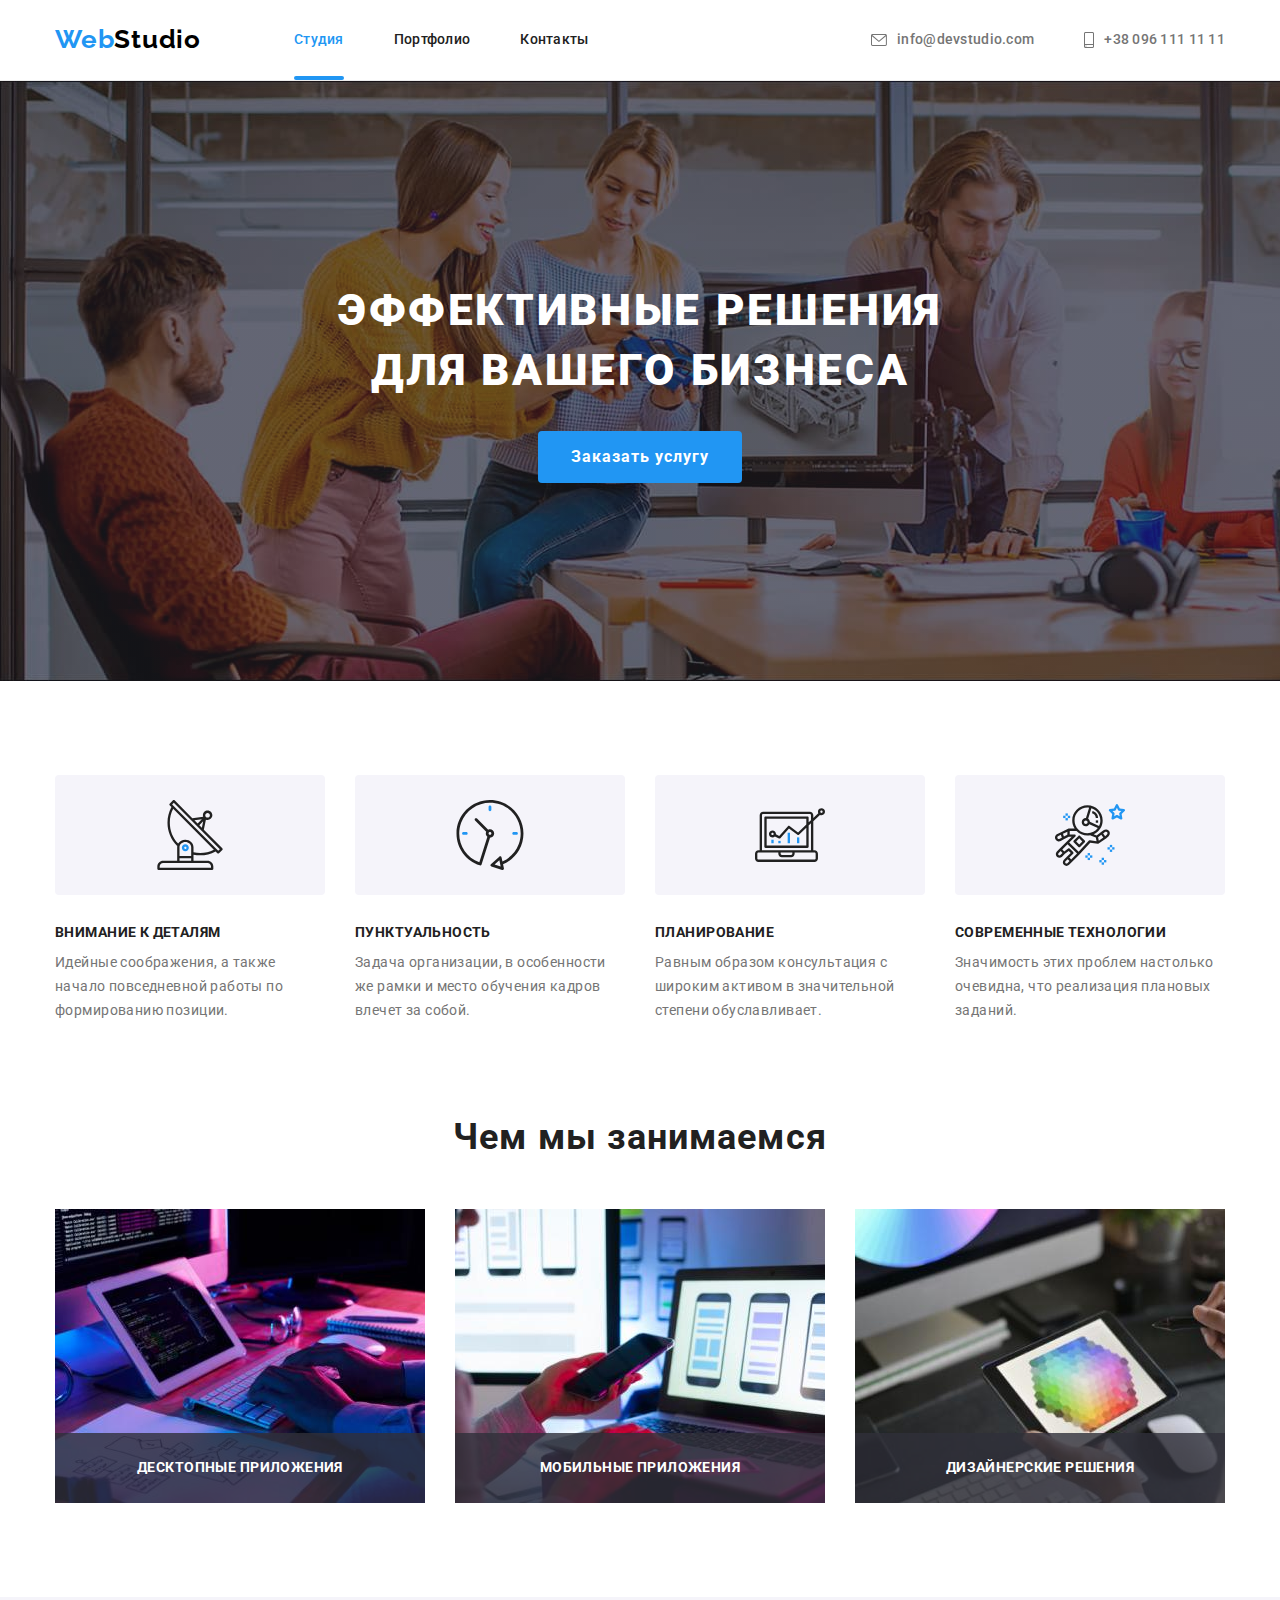
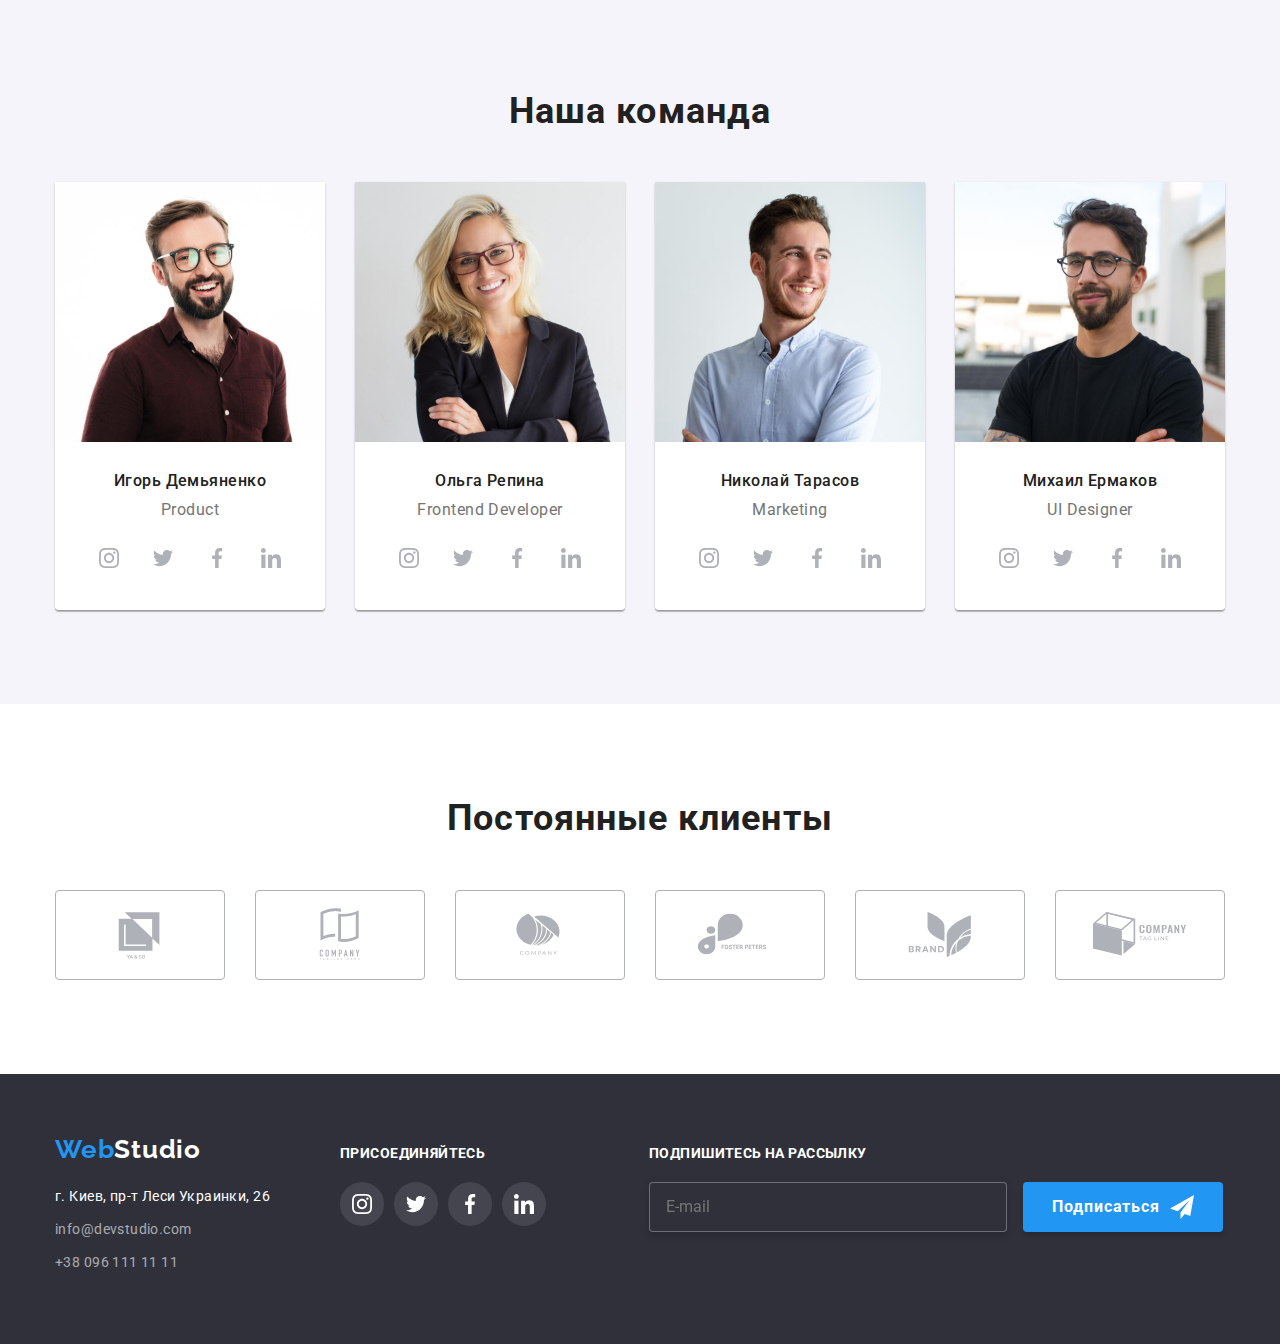
<file: index.html>
<!DOCTYPE html>
<html lang="ru">
  <head>
    <meta charset="UTF-8" />
    <meta http-equiv="X-UA-Compatible" content="IE=edge" />
    <meta name="viewport" content="width=device-width, initial-scale=1.0" />
    <title>WebStudio</title>
    <link
      rel="stylesheet"
      href="https://cdnjs.cloudflare.com/ajax/libs/modern-normalize/1.0.0/modern-normalize.min.css"
    />
    <link rel="preconnect" href="https://fonts.gstatic.com" />
    <link rel="stylesheet" href="css/styles.css" />
    <link rel="preconnect" href="https://fonts.gstatic.com" />
    <link
      href="https://fonts.googleapis.com/css2?family=Raleway:wght@700&family=Roboto:wght@400;500;700;900&display=swap"
      rel="stylesheet"
    />
  </head>
  <body class="page">
    <!-- Шапка сайта -->
    <header class="page-header">
      <div class="contanier main-nav">
        <nav class="main-nav">
          <a href="./index.html" class="logo link-style">
            <span class="logo-color">Web</span>Studio</a
          >

          <ul class="site-nav list">
            <li class="item">
              <a href="" class="link link-style current">Студия</a>
            </li>
            <li class="item">
              <a href="./portfolio.html" class="link link-style">Портфолио</a>
            </li>
            <li class="item">
              <a href="" class="link link-style">Контакты</a>
            </li>
          </ul>
        </nav>

        <ul class="contact list">
          <li class="item">
            <a href="mailto:info@devstudio.com" class="contact-link link-style"
              ><svg width="16" height="12" class="contact-icon">
                <use href="./img/sprite2.svg#icon-envelopeg"></use>
              </svg>
              info@devstudio.com
            </a>
          </li>
          <li class="item">
            <a href="tel:+380961111111" class="contact-link link-style">
              <svg width="10" height="16" class="contact-icon">
                <use href="./img/icons.svg#icon-smartphone"></use>
              </svg>
              +38 096 111 11 11</a
            >
          </li>
        </ul>
      </div>
    </header>
    <main>
      <!-- Герой) -->
      <section class="hero overlay">
        <div class="contanier">
          <h1 class="title">Эффективные решения для вашего бизнеса</h1>
          <button data-modal-open type="button" class="hero-button">
            Заказать услугу
          </button>
        </div>
      </section>

      <!-- Наши особености -->
      <section class="features">
        <div class="contanier">
          <ul class="features-list list">
            <li class="item-list">
              <div class="features-icon">
                <svg width="70" height="70">
                  <use href="./img/icons.svg#icon-antenna"></use>
                </svg>
              </div>
              <h2 class="features-title">Внимание к деталям</h2>
              <p class="features-text">
                Идейные соображения, а также начало повседневной работы по
                формированию позиции.
              </p>
            </li>
            <li class="item-list">
              <div class="features-icon">
                <svg width="70" height="70">
                  <use href="./img/icons.svg#icon-clock"></use>
                </svg>
              </div>
              <h2 class="features-title">Пунктуальность</h2>
              <p class="features-text">
                Задача организации, в особенности же рамки и место обучения
                кадров влечет за собой.
              </p>
            </li>
            <li class="item-list">
              <div class="features-icon">
                <svg width="70" height="70">
                  <use href="./img/icons.svg#icon-diagram"></use>
                </svg>
              </div>

              <h2 class="features-title">Планирование</h2>
              <p class="features-text">
                Равным образом консультация с широким активом в значительной
                степени обуславливает.
              </p>
            </li>
            <li class="item-list">
              <div class="features-icon">
                <svg width="70" height="70">
                  <use href="./img/icons.svg#icon-astronaut"></use>
                </svg>
              </div>
              <h2 class="features-title">Современные технологии</h2>
              <p class="features-text">
                Значимость этих проблем настолько очевидна, что реализация
                плановых заданий.
              </p>
            </li>
          </ul>
        </div>
      </section>
      <!-- О нас -->
      <section class="work">
        <div class="contanier">
          <h2 class="work-title">Чем мы занимаемся</h2>
          <ul class="work-list list">
            <li class="item">
              <div class="card-thumb">
                <img
                  src="./img/keyboard.jpg"
                  alt="программист"
                  width="370"
                  height="294"
                />
                <div class="work-card">
                  <p class="work-card-text">ДЕСКТОПНЫЕ ПРИЛОЖЕНИЯ</p>
                </div>
              </div>
            </li>

            <li class="item">
              <div class="card-thumb">
                <img
                  src="./img/notebook.jpg"
                  alt="женщина с телефоном"
                  width="370"
                  height="294"
                />
                <div class="work-card list">
                  <p class="work-card-text">МОБИЛЬНЫЕ ПРИЛОЖЕНИЯ</p>
                </div>
              </div>
            </li>

            <li class="item">
              <div class="card-thumb">
                <img
                  src="./img/tablet.jpg"
                  alt="планшет"
                  width="370"
                  height="294"
                />
                <div class="work-card list">
                  <p class="work-card-text">ДИЗАЙНЕРСКИЕ РЕШЕНИЯ</p>
                </div>
              </div>
            </li>
          </ul>
        </div>
      </section>
      <!-- Наша команда -->
      <section class="team">
        <div class="contanier">
          <h2 class="title">Наша команда</h2>
          <ul class="team-flex list">
            <li class="item card-box">
              <div class="card-thumb">
                <img
                  src="./img/product-designer.jpg"
                  alt="Игорь Демьяненко"
                  width="270"
                  height="260"
                />
              </div>
              <div class="team-card">
                <h3 class="team-title">Игорь Демьяненко</h3>
                <p lang="en" class="team-text">Product</p>
                <ul class="social-list list">
                  <li class="social-item">
                    <a href="" class="social-link">
                      <svg width="20 " height="20" class="social-icon">
                        <use href="./img/sprite.svg#icon-instagramg"></use>
                      </svg>
                    </a>
                  </li>
                  <li class="social-item">
                    <a href="" class="social-link"
                      ><svg width="20 " height="20" class="social-icon">
                        <use href="./img/sprite.svg#icon-twitterg"></use>
                      </svg>
                    </a>
                  </li>
                  <li class="social-item">
                    <a href="" class="social-link">
                      <svg width="20 " height="20" class="social-icon">
                        <use href="./img/sprite.svg#icon-facebookg"></use>
                      </svg>
                    </a>
                  </li>
                  <li class="social-item">
                    <a href="" class="social-link">
                      <svg width="20 " height="20" class="social-icon">
                        <use href="./img/sprite.svg#icon-linkeding"></use>
                      </svg>
                    </a>
                  </li>
                </ul>
              </div>
            </li>
            <li class="item card-box">
              <div class="card-thumb">
                <img
                  src="./img/frontend-developer.jpg"
                  alt="Ольга Репина"
                  width="270"
                  height="260"
                />
              </div>
              <div class="team-card">
                <h3 class="team-title">Ольга Репина</h3>
                <p lang="en" class="team-text">Frontend Developer</p>
                <ul class="social-list list">
                  <li class="social-item">
                    <a href="" class="social-link">
                      <svg width="20 " height="20" class="social-icon">
                        <use href="./img/sprite.svg#icon-instagramg"></use>
                      </svg>
                    </a>
                  </li>
                  <li class="social-item">
                    <a href="" class="social-link"
                      ><svg width="20 " height="20" class="social-icon">
                        <use href="./img/sprite.svg#icon-twitterg"></use>
                      </svg>
                    </a>
                  </li>
                  <li class="social-item">
                    <a href="" class="social-link">
                      <svg width="20 " height="20" class="social-icon">
                        <use href="./img/sprite.svg#icon-facebookg"></use>
                      </svg>
                    </a>
                  </li>
                  <li class="social-item">
                    <a href="" class="social-link">
                      <svg width="20 " height="20" class="social-icon">
                        <use href="./img/sprite.svg#icon-linkeding"></use>
                      </svg>
                    </a>
                  </li>
                </ul>
              </div>
            </li>
            <li class="item card-box">
              <div class="card-thumb">
                <img
                  src="./img/marketing.jpg"
                  alt="Николай Тарасов"
                  width="270"
                  height="260"
                />
              </div>
              <div class="team-card">
                <h3 class="team-title">Николай Тарасов</h3>
                <p lang="en" class="team-text">Marketing</p>
                <ul class="social-list list">
                  <li class="social-item">
                    <a href="" class="social-link">
                      <svg width="20 " height="20" class="social-icon">
                        <use href="./img/sprite.svg#icon-instagramg"></use>
                      </svg>
                    </a>
                  </li>
                  <li class="social-item">
                    <a href="" class="social-link"
                      ><svg width="20 " height="20" class="social-icon">
                        <use href="./img/sprite.svg#icon-twitterg"></use>
                      </svg>
                    </a>
                  </li>
                  <li class="social-item">
                    <a href="" class="social-link">
                      <svg width="20 " height="20" class="social-icon">
                        <use href="./img/sprite.svg#icon-facebookg"></use>
                      </svg>
                    </a>
                  </li>
                  <li class="social-item">
                    <a href="" class="social-link">
                      <svg width="20 " height="20" class="social-icon">
                        <use href="./img/sprite.svg#icon-linkeding"></use>
                      </svg>
                    </a>
                  </li>
                </ul>
              </div>
            </li>
            <li class="item card-box">
              <div class="card-thumb">
                <img
                  src="./img/ul-designer.jpg"
                  alt="Михаил Ермаков"
                  width="270"
                  height="260"
                />
              </div>
              <div class="team-card">
                <h3 class="team-title">Михаил Ермаков</h3>
                <p lang="en" class="team-text">UI Designer</p>
                <ul class="social-list list">
                  <li class="social-item">
                    <a href="" class="social-link">
                      <svg width="20 " height="20" class="social-icon">
                        <use href="./img/sprite.svg#icon-instagramg"></use>
                      </svg>
                    </a>
                  </li>
                  <li class="social-item">
                    <a href="" class="social-link"
                      ><svg width="20 " height="20" class="social-icon">
                        <use href="./img/sprite.svg#icon-twitterg"></use>
                      </svg>
                    </a>
                  </li>
                  <li class="social-item">
                    <a href="" class="social-link">
                      <svg width="20 " height="20" class="social-icon">
                        <use href="./img/sprite.svg#icon-facebookg"></use>
                      </svg>
                    </a>
                  </li>
                  <li class="social-item">
                    <a href="" class="social-link">
                      <svg width="20 " height="20" class="social-icon">
                        <use href="./img/sprite.svg#icon-linkeding"></use>
                      </svg>
                    </a>
                  </li>
                </ul>
              </div>
            </li>
          </ul>
        </div>
      </section>
      <!-- Постоянные клиенты -->
      <section class="clients">
        <div class="contanier">
          <h2 class="clients-title">Постоянные клиенты</h2>
          <ul class="clients-list list">
            <li class="clients-item">
              <a href="" class="clients-link">
                <svg width="106" height="60" class="clients-icon">
                  <use href="./img/icons.svg#icon-logo1"></use>
                </svg>
              </a>
            </li>
            <li class="clients-item">
              <a href="" class="clients-link"
                ><svg width="106" height="60" class="clients-icon">
                  <use href="./img/icons.svg#icon-logo2"></use>
                </svg>
              </a>
            </li>
            <li class="clients-item">
              <a href="" class="clients-link"
                ><svg width="106" height="60" class="clients-icon">
                  <use href="./img/icons.svg#icon-logo3"></use>
                </svg>
              </a>
            </li>
            <li class="clients-item">
              <a href="" class="clients-link"
                ><svg width="106" height="60" class="clients-icon">
                  <use href="./img/sprite2.svg#icon-logo4"></use>
                </svg>
              </a>
            </li>
            <li class="clients-item">
              <a href="" class="clients-link"
                ><svg width="106" height="60" class="clients-icon">
                  <use href="./img/icons.svg#icon-logo5"></use>
                </svg>
              </a>
            </li>
            <li class="clients-item">
              <a href="" class="clients-link"
                ><svg width="106" height="60" class="clients-icon">
                  <use href="./img/icons.svg#icon-logo6"></use>
                </svg>
              </a>
            </li>
          </ul>
        </div>
      </section>
    </main>
    <!-- Подвал -->
    <footer>
      <section class="footer">
        <h2 class="visually-hidden">Футер</h2>
        <div class="contanier footer-flex">
          <div class="footer-logo-address">
            <a href="./index.html" class="logo-footer link-style">
              <span class="logo-color">Web</span
              ><span class="logo-color-footer">Studio</span></a
            >
            <address class="address-style">
              <p class="adress">г. Киев, пр-т Леси Украинки, 26</p>
              <ul class="footer-list list">
                <li class="item">
                  <a
                    href="mailto:info@devstudio.com"
                    class="footer-address footer-time link link-style"
                    >info@devstudio.com</a
                  >
                </li>
                <li class="item">
                  <a
                    href="tel:+380961111111"
                    class="footer-address footer-time link link-style"
                    >+38 096 111 11 11</a
                  >
                </li>
              </ul>
            </address>
          </div>
          <div class="footer-social">
            <b class="footer-social-title">Присоединяйтесь</b>
            <ul class="footer-social-list list">
              <li class="footer-item">
                <a href="" class="footer-link">
                  <svg width="20 " height="20" class="footer-icon">
                    <use href="./img/sprite.svg#icon-instagramw"></use>
                  </svg>
                </a>
              </li>
              <li class="footer-item">
                <a href="" class="footer-link"
                  ><svg width="20 " height="20" class="footer-icon">
                    <use href="./img/sprite.svg#icon-twitterw"></use>
                  </svg>
                </a>
              </li>
              <li class="footer-item">
                <a href="" class="footer-link">
                  <svg width="20 " height="20" class="footer-icon">
                    <use href="./img/sprite.svg#icon-facebookw"></use>
                  </svg>
                </a>
              </li>
              <li class="footer-item">
                <a href="" class="footer-link">
                  <svg width="20 " height="20" class="footer-icon">
                    <use href="./img/sprite.svg#icon-linkedinw"></use>
                  </svg>
                </a>
              </li>
            </ul>
          </div>
          <div class="footer-send">
            <p class="footer-send-title">ПОДПИШИТЕСЬ НА РАССЫЛКУ</p>
            <form>
              <input
                class="footer-send-form"
                type="email"
                name="mail"
                id="mail"
                placeholder="E-mail"
              />
              <button type="submit" class="footer-send-btn">
                Подписаться
                <svg width="24" height="24" class="btn-telegram">
                  <use href="./img/sprite4.svg#icon-icon-send"></use>
                </svg>
              </button>
            </form>
          </div>
        </div>
      </section>
    </footer>

    <!-- Модельное окно -->
    <div data-modal class="backdrop is-hidden">
      <div class="modal">
        <button data-modal-close type="button" class="button-modal">
          <svg class="hover-x" width="18" height="18">
            <use href="./img/sprite3.svg#icon-close-black"></use>
          </svg>
        </button>
        <div class="modal-content">
          <h2 class="modal-title">Оставьте свои данные, мы вам перезвоним</h2>
          <form class="form">
            <div class="form-group">
              <label for="name" class="form-label">Имя</label>
              <input
                type="text"
                name="name"
                id="name"
                class="form-input"
                autofocus
              />
              <svg width="18" height="18" class="icon-form">
                <use href="./img/sprite5.svg#icon-person-black"></use>
              </svg>
            </div>
            <div class="form-group">
              <label for="tel" class="form-label">Телефон</label>
              <input type="tel" name="tel" id="tel" class="form-input" />
              <svg width="18" height="18" class="icon-form">
                <use href="./img/sprite5.svg#icon-phone-black"></use>
              </svg>
            </div>
            <div class="form-group">
              <label for="email" class="form-label">Почта</label>
              <input type="email" name="email" id="email" class="form-input" />
              <svg width="18" height="18" class="icon-form">
                <use href="./img/sprite5.svg#icon-email-black"></use>
              </svg>
            </div>
            <div class="form-group">
              <label for="comment" class="form-label">Комментарий</label>
              <textarea
                class="comment"
                name="comment"
                id="comment"
                placeholder="Введите текст"
              ></textarea>
            </div>
            <div class="form-group-checkbox">
              <label for="policy" class="form-label">
                <input
                  type="checkbox"
                  name="policy"
                  id="policy"
                  class="checkbox"
                />
                <span class="check-icon"></span>
                <span class="check-text"
                  >Соглашаюсь с рассылкой и принимаю</span
                >
                <a href="" class="policy-link link-style">Условия договора</a>
              </label>
            </div>

            <button type="submit" class="btn-send">Отправить</button>
          </form>
        </div>
      </div>
    </div>

    <script src="./modal.js"></script>
  </body>
</html>
</file>
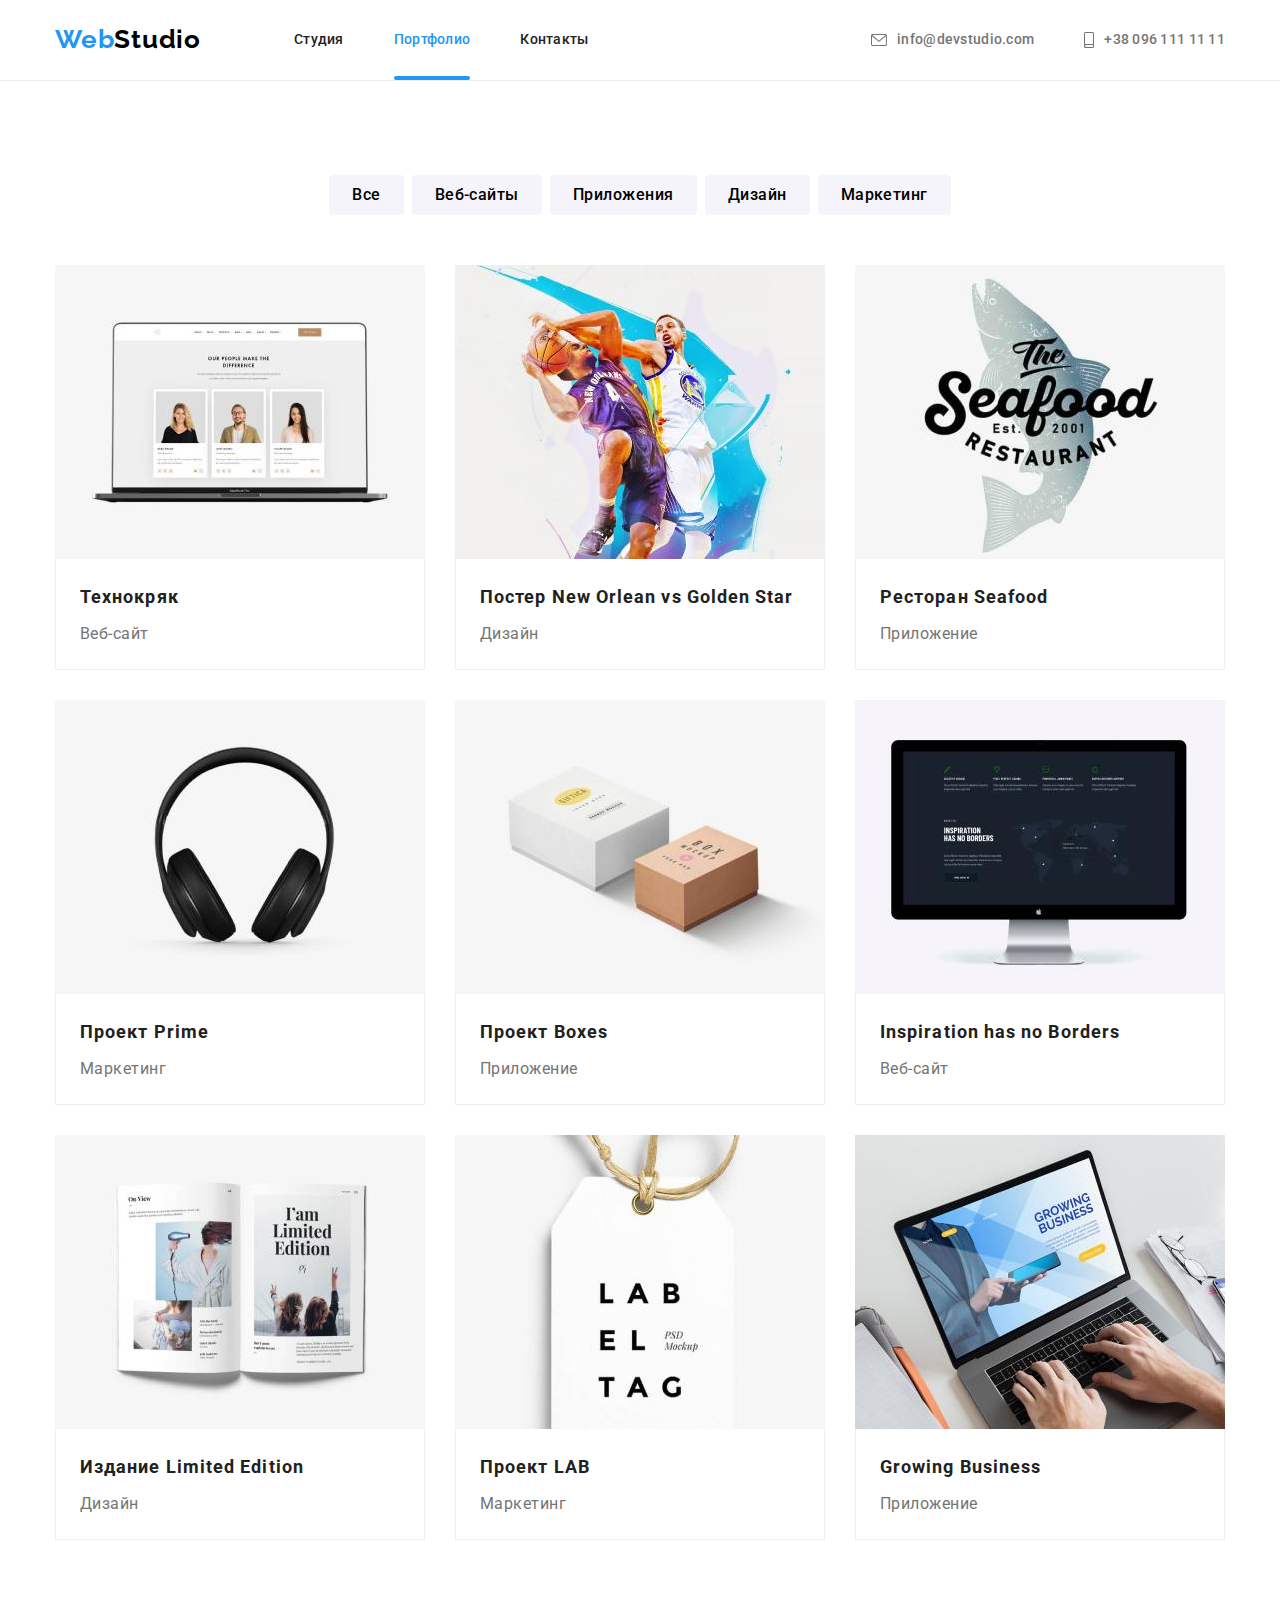
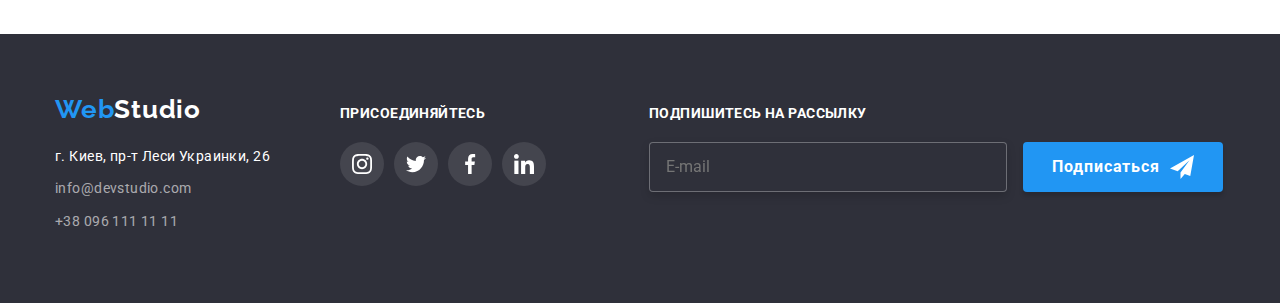
<file: portfolio.html>
<!DOCTYPE html>
<html lang="ru">
  <head>
    <meta charset="UTF-8" />
    <meta http-equiv="X-UA-Compatible" content="IE=edge" />
    <meta name="viewport" content="width=device-width, initial-scale=1.0" />
    <title>WebStudio</title>
    <link
      rel="stylesheet"
      href="https://cdnjs.cloudflare.com/ajax/libs/modern-normalize/1.0.0/modern-normalize.min.css"
    />
    <link rel="preconnect" href="https://fonts.gstatic.com" />
    <link rel="stylesheet" href="css/styles.css" />
    <link rel="preconnect" href="https://fonts.gstatic.com" />
    <link
      href="https://fonts.googleapis.com/css2?family=Raleway:wght@700&family=Roboto:wght@400;500;700;900&display=swap"
      rel="stylesheet"
    />
  </head>
  <body class="page">
    <!-- Шапка сайта -->
    <header class="page-header">
      <div class="contanier main-nav">
        <nav class="main-nav">
          <a href="./index.html" class="logo link-style">
            <span class="logo-color">Web</span>Studio</a
          >

          <ul class="site-nav list">
            <li class="item">
              <a href="./index.html" class="link link-style">Студия</a>
            </li>
            <li class="item">
              <a href="./portfolio.html" class="link link-style current"
                >Портфолио</a
              >
            </li>
            <li class="item">
              <a href="" class="link link-style">Контакты</a>
            </li>
          </ul>
        </nav>

        <ul class="contact list">
          <li class="item">
            <a href="mailto:info@devstudio.com" class="contact-link link-style"
              ><svg width="16" height="12" class="contact-icon">
                <use href="./img/sprite2.svg#icon-envelopeg"></use>
              </svg>
              info@devstudio.com
            </a>
          </li>
          <li class="item">
            <a href="tel:+380961111111" class="contact-link link-style">
              <svg width="10" height="16" class="contact-icon">
                <use href="./img/icons.svg#icon-smartphone"></use>
              </svg>
              +38 096 111 11 11</a
            >
          </li>
        </ul>
      </div>
    </header>
    <main>
      <!-- Наши проекты -->
      <section class="portfolio">
        <div class="contanier">
          <h1 class="visually-hidden title">Наши проекты</h1>
          <!--Фильтр кнопки -->
          <ul class="filtr list">
            <li class="first-child item">
              <button type="button" class="filtr-button active-button">
                Все
              </button>
            </li>
            <li class="first-child item">
              <button type="button" class="filtr-button">Веб-сайты</button>
            </li>
            <li class="first-child item">
              <button type="button" class="filtr-button">Приложения</button>
            </li>
            <li class="first-child item">
              <button type="button" class="filtr-button">Дизайн</button>
            </li>
            <li class="first-child item">
              <button type="button" class="filtr-button">Маркетинг</button>
            </li>
          </ul>
          <ul class="portfolio-list list">
            <li class="item">
              <a href="" class="portfolio-link link-style">
                <div class="portfolio-animation card-thumb">
                  <img
                    src="./img-hw-2/Ноут-фото.jpg"
                    alt="ноутбук где изображены люди"
                    width="370"
                    height="294"
                  />
                  <p class="portfolio-animation-card">
                    Технокряк это современная площадка распространения
                    коронавируса. Компании используют эту платформу для
                    цифрового шпионажа и атак на защищённые сервера конкурентов.
                  </p>
                </div>

                <div class="portfolio-card">
                  <h3 class="portfolio-title">Технокряк</h3>
                  <p class="portfolio-text">Веб-сайт</p>
                </div>
              </a>
            </li>
            <li class="item">
              <a href="" class="portfolio-link link-style">
                <div class="portfolio-animation card-thumb">
                  <img
                    src="./img-hw-2/Баскет.jpg"
                    alt="два баскетболиста с мячем"
                    width="370"
                    height="294"
                  />
                  <p class="portfolio-animation-card">
                    Технокряк это современная площадка распространения
                    коронавируса. Компании используют эту платформу для
                    цифрового шпионажа и атак на защищённые сервера конкурентов.
                  </p>
                </div>
                <div class="portfolio-card">
                  <h3 class="portfolio-title">
                    Постер New Orlean vs Golden Star
                  </h3>
                  <p class="portfolio-text">Дизайн</p>
                </div>
              </a>
            </li>
            <li class="item">
              <a href="" class="portfolio-link link-style">
                <div class="portfolio-animation card-thumb">
                  <img
                    src="./img-hw-2/Морсая-еда.jpg"
                    alt="рыба с надписью"
                    width="370"
                    height="294"
                  />
                  <p class="portfolio-animation-card">
                    Технокряк это современная площадка распространения
                    коронавируса. Компании используют эту платформу для
                    цифрового шпионажа и атак на защищённые сервера конкурентов.
                  </p>
                </div>
                <div class="portfolio-card">
                  <h3 class="portfolio-title">Ресторан Seafood</h3>
                  <p class="portfolio-text">Приложение</p>
                </div>
              </a>
            </li>
            <li class="item">
              <a href="" class="portfolio-link link-style">
                <div class="portfolio-animation card-thumb">
                  <img
                    src="./img-hw-2/Наушники.jpg"
                    alt="наушники"
                    width="370"
                    height="294"
                  />
                  <p class="portfolio-animation-card">
                    Технокряк это современная площадка распространения
                    коронавируса. Компании используют эту платформу для
                    цифрового шпионажа и атак на защищённые сервера конкурентов.
                  </p>
                </div>
                <div class="portfolio-card">
                  <h3 class="portfolio-title">Проект Prime</h3>
                  <p class="portfolio-text">Маркетинг</p>
                </div>
              </a>
            </li>
            <li class="item">
              <a href="" class="portfolio-link link-style">
                <div class="portfolio-animation card-thumb">
                  <img
                    src="./img-hw-2/Коробки.jpg"
                    alt="две-коробки"
                    width="370"
                    height="294"
                  />
                  <p class="portfolio-animation-card">
                    Технокряк это современная площадка распространения
                    коронавируса. Компании используют эту платформу для
                    цифрового шпионажа и атак на защищённые сервера конкурентов.
                  </p>
                </div>
                <div class="portfolio-card">
                  <h3 class="portfolio-title">Проект Boxes</h3>
                  <p class="portfolio-text">Приложение</p>
                </div>
              </a>
            </li>
            <li class="item">
              <a href="" class="portfolio-link link-style">
                <div class="portfolio-animation card-thumb">
                  <img
                    src="./img-hw-2/Ноут-черный.jpg"
                    alt="монитор"
                    width="370"
                    height="294"
                  />
                  <p class="portfolio-animation-card">
                    Технокряк это современная площадка распространения
                    коронавируса. Компании используют эту платформу для
                    цифрового шпионажа и атак на защищённые сервера конкурентов.
                  </p>
                </div>
                <div class="portfolio-card">
                  <h3 lang="en" class="portfolio-title">
                    Inspiration has no Borders
                  </h3>
                  <p class="portfolio-text">Веб-сайт</p>
                </div>
              </a>
            </li>
            <li class="item">
              <a href="" class="portfolio-link link-style">
                <div class="portfolio-animation card-thumb">
                  <img
                    src="./img-hw-2/Журнал.jpg"
                    alt="книга"
                    width="370"
                    height="294"
                  />
                  <p class="portfolio-animation-card">
                    Технокряк это современная площадка распространения
                    коронавируса. Компании используют эту платформу для
                    цифрового шпионажа и атак на защищённые сервера конкурентов.
                  </p>
                </div>
                <div class="portfolio-card">
                  <h3 class="portfolio-title">Издание Limited Edition</h3>
                  <p class="portfolio-text">Дизайн</p>
                </div>
              </a>
            </li>
            <li class="item">
              <a href="" class="portfolio-link link-style">
                <div class="portfolio-animation card-thumb">
                  <img
                    src="./img-hw-2/Буквы.jpg"
                    alt="белая бирка"
                    width="370"
                    height="294"
                  />
                  <p class="portfolio-animation-card">
                    Технокряк это современная площадка распространения
                    коронавируса. Компании используют эту платформу для
                    цифрового шпионажа и атак на защищённые сервера конкурентов.
                  </p>
                </div>
                <div class="portfolio-card">
                  <h3 class="portfolio-title">Проект LAB</h3>
                  <p class="portfolio-text">Маркетинг</p>
                </div>
              </a>
            </li>
            <li class="item">
              <a href="" class="portfolio-link link-style">
                <div class="portfolio-animation card-thumb">
                  <img
                    src="./img-hw-2/Ноут-клавиатура.jpg"
                    alt="ноутбук на котором набирают текст"
                    width="370"
                    height="294"
                  />
                  <p class="portfolio-animation-card">
                    Технокряк это современная площадка распространения
                    коронавируса. Компании используют эту платформу для
                    цифрового шпионажа и атак на защищённые сервера конкурентов.
                  </p>
                </div>
                <div class="portfolio-card">
                  <h3 lang="en" class="portfolio-title">Growing Business</h3>
                  <p class="portfolio-text">Приложение</p>
                </div>
              </a>
            </li>
          </ul>
        </div>
      </section>
    </main>
    <!-- Футер -->
    <footer>
      <section class="footer">
        <h2 class="visually-hidden">Футер</h2>
        <div class="contanier footer-flex">
          <div class="footer-logo-address">
            <a href="./index.html" class="logo-footer link-style">
              <span class="logo-color">Web</span
              ><span class="logo-color-footer">Studio</span></a
            >
            <address class="address-style">
              <p class="adress">г. Киев, пр-т Леси Украинки, 26</p>
              <ul class="footer-list list">
                <li class="item">
                  <a
                    href="mailto:info@devstudio.com"
                    class="footer-address footer-time link link-style"
                    >info@devstudio.com</a
                  >
                </li>
                <li class="item">
                  <a
                    href="tel:+380961111111"
                    class="footer-address footer-time link link-style"
                    >+38 096 111 11 11</a
                  >
                </li>
              </ul>
            </address>
          </div>
          <div class="footer-social">
            <b class="footer-social-title">Присоединяйтесь</b>
            <ul class="footer-social-list list">
              <li class="footer-item">
                <a href="" class="footer-link">
                  <svg width="20 " height="20" class="footer-icon">
                    <use href="./img/sprite.svg#icon-instagramw"></use>
                  </svg>
                </a>
              </li>
              <li class="footer-item">
                <a href="" class="footer-link"
                  ><svg width="20 " height="20" class="footer-icon">
                    <use href="./img/sprite.svg#icon-twitterw"></use>
                  </svg>
                </a>
              </li>
              <li class="footer-item">
                <a href="" class="footer-link">
                  <svg width="20 " height="20" class="footer-icon">
                    <use href="./img/sprite.svg#icon-facebookw"></use>
                  </svg>
                </a>
              </li>
              <li class="footer-item">
                <a href="" class="footer-link">
                  <svg width="20 " height="20" class="footer-icon">
                    <use href="./img/sprite.svg#icon-linkedinw"></use>
                  </svg>
                </a>
              </li>
            </ul>
          </div>
          <div class="footer-send">
            <p class="footer-send-title">ПОДПИШИТЕСЬ НА РАССЫЛКУ</p>
            <form>
              <input
                class="footer-send-form"
                type="email"
                name="mail"
                id="mail"
                placeholder="E-mail"
              />
              <button type="submit" class="footer-send-btn">
                Подписаться
                <svg width="24" height="24" class="btn-telegram">
                  <use href="./img/sprite4.svg#icon-icon-send"></use>
                </svg>
              </button>
            </form>
          </div>
        </div>
      </section>
    </footer>
  </body>
</html>
</file>
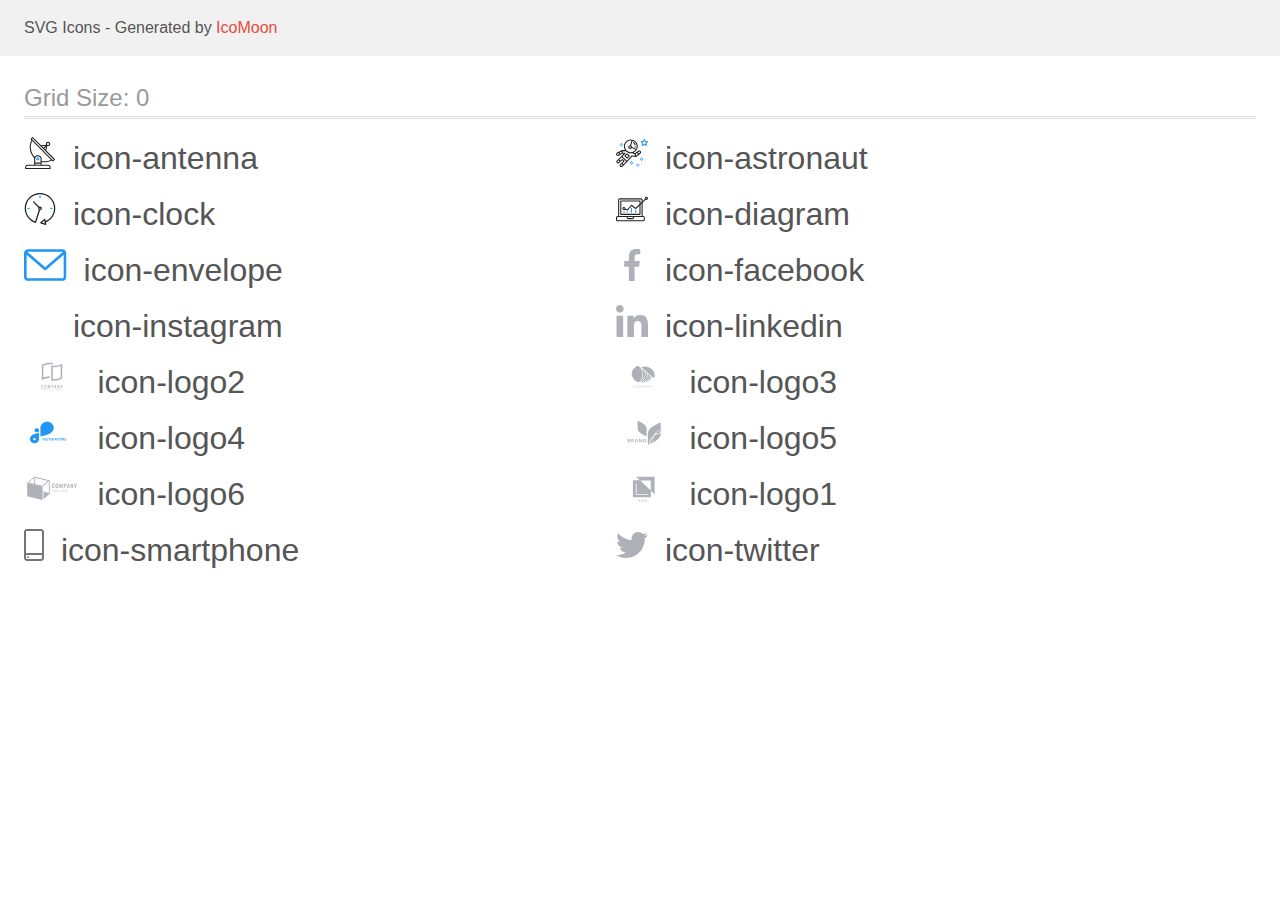
<file: img-icon/Новая папка/demo.html>
<!doctype html>
<html>
<head>
    <title>IcoMoon - SVG Icons</title>
    <meta charset="utf-8">
    <meta name="viewport" content="width=device-width, initial-scale=1">
    <link rel="stylesheet" href="demo-files/demo.css">
    <link rel="stylesheet" href="style.css">
</head>
<body>
<svg aria-hidden="true" style="position: absolute; width: 0; height: 0; overflow: hidden;" version="1.1" xmlns="http://www.w3.org/2000/svg" xmlns:xlink="http://www.w3.org/1999/xlink">
<defs>
<symbol id="icon-antenna" viewBox="0 0 32 32">
<path fill="#212121" style="fill: var(--color1, #212121)" d="M30.773 22.098l-8.443-8.505 0.937-4.615c0.242 0.094 0.499 0.144 0.758 0.146h0.006c1.192 0.014 2.17-0.941 2.184-2.133s-0.941-2.17-2.133-2.184c-1.192-0.014-2.17 0.941-2.184 2.133-0.003 0.255 0.039 0.509 0.125 0.749l-4.96 0.605-8.091-8.133c-0.099-0.101-0.235-0.159-0.377-0.16-0.14 0.001-0.274 0.056-0.373 0.155l-1.513 1.504c-0.208 0.208-0.208 0.546 0 0.754l0.814 0.826c-3.153 5.798-2.129 12.978 2.519 17.663 0.043 0.041 0.092 0.074 0.146 0.098-0.034 0.18-0.051 0.364-0.052 0.547v6.187h-6.4c-1.472 0.002-2.665 1.195-2.667 2.667v1.067c0 0.295 0.239 0.533 0.533 0.533h24.533c0.295 0 0.533-0.239 0.533-0.533v-1.067c-0.002-1.472-1.195-2.665-2.667-2.667h-6.4v-2.742c1.003 0.21 2.024 0.317 3.049 0.32 2.458-0.003 4.877-0.615 7.040-1.783l0.818 0.823c0.099 0.101 0.235 0.159 0.377 0.16 0.14-0.001 0.274-0.056 0.373-0.155l1.513-1.504c0.208-0.208 0.208-0.546 0-0.754zM23.28 6.233c0.418-0.415 1.093-0.414 1.508 0.004s0.414 1.093-0.004 1.508c-0.2 0.199-0.47 0.31-0.752 0.31h-0.003c-0.589-0.003-1.064-0.483-1.061-1.072 0.002-0.282 0.115-0.552 0.314-0.751h-0.002zM22.024 9.738l-0.598 2.946-1.175-1.182 1.774-1.763zM21.419 8.836l-1.92 1.909-1.485-1.493 3.405-0.415zM24.004 28.8c0.884 0 1.6 0.716 1.6 1.6v0.533h-23.467v-0.533c0-0.884 0.716-1.6 1.6-1.6h20.267zM16.537 26.667v1.067h-5.333v-1.067h5.333zM11.204 25.6v-4.053c0-1.294 1.196-2.347 2.667-2.347s2.667 1.053 2.667 2.347v4.053h-5.333zM17.604 23.904v-2.357c0-1.882-1.675-3.413-3.733-3.413-1.331-0.020-2.576 0.657-3.281 1.786-4.058-4.274-4.971-10.645-2.279-15.887l18.602 18.708c-2.872 1.461-6.165 1.873-9.309 1.163zM28.893 23.22l-21.057-21.181 0.755-0.752 7.935 7.98c0.004 0 0.006 0.007 0.010 0.010l13.115 13.191-0.757 0.752z"></path>
<path fill="#2196f3" style="fill: var(--color2, #2196f3)" d="M13.876 20.267h-0.005c-0.884-0.001-1.601 0.714-1.602 1.598s0.714 1.601 1.598 1.602h0.005c0.884 0.001 1.601-0.714 1.602-1.598s-0.714-1.601-1.598-1.602zM14.249 22.245c-0.1 0.1-0.236 0.156-0.378 0.155-0.295-0.002-0.532-0.242-0.531-0.536 0.001-0.141 0.057-0.276 0.157-0.375s0.233-0.154 0.373-0.155c0.295 0.002 0.532 0.241 0.53 0.536-0.001 0.141-0.057 0.276-0.157 0.375h0.005z"></path>
</symbol>
<symbol id="icon-astronaut" viewBox="0 0 32 32">
<path fill="#2196f3" style="fill: var(--color2, #2196f3)" d="M31.974 4.524c-0.063-0.193-0.229-0.333-0.43-0.363l-1.91-0.278-0.855-1.731c-0.179-0.365-0.777-0.365-0.956 0l-0.855 1.731-1.91 0.278c-0.201 0.029-0.367 0.17-0.431 0.363-0.062 0.193-0.011 0.405 0.135 0.547l1.383 1.348-0.326 1.903c-0.034 0.2 0.048 0.402 0.212 0.522 0.166 0.121 0.382 0.135 0.562 0.040l1.709-0.899 1.709 0.899c0.078 0.041 0.164 0.061 0.249 0.061 0.11 0 0.221-0.034 0.314-0.102 0.164-0.119 0.246-0.322 0.212-0.522l-0.326-1.903 1.383-1.348c0.145-0.142 0.197-0.354 0.135-0.547zM29.511 5.851c-0.125 0.122-0.183 0.299-0.153 0.472l0.191 1.114-1-0.526c-0.078-0.041-0.163-0.061-0.249-0.061s-0.17 0.020-0.249 0.061l-1.001 0.526 0.191-1.114c0.030-0.173-0.028-0.349-0.153-0.472l-0.81-0.789 1.119-0.163c0.174-0.025 0.324-0.134 0.402-0.292l0.5-1.013 0.5 1.013c0.078 0.157 0.228 0.267 0.402 0.292l1.119 0.163-0.809 0.789z"></path>
<path fill="#2196f3" style="fill: var(--color2, #2196f3)" d="M26.134 20.522h-1.067v1.067h1.067v-1.067z"></path>
<path fill="#2196f3" style="fill: var(--color2, #2196f3)" d="M26.134 22.656h-1.067v1.067h1.067v-1.067z"></path>
<path fill="#2196f3" style="fill: var(--color2, #2196f3)" d="M27.2 21.589h-1.067v1.067h1.067v-1.067z"></path>
<path fill="#2196f3" style="fill: var(--color2, #2196f3)" d="M25.067 21.589h-1.067v1.067h1.067v-1.067z"></path>
<path fill="#2196f3" style="fill: var(--color2, #2196f3)" d="M22.4 26.389h-1.067v1.067h1.067v-1.067z"></path>
<path fill="#2196f3" style="fill: var(--color2, #2196f3)" d="M22.4 28.522h-1.067v1.067h1.067v-1.067z"></path>
<path fill="#2196f3" style="fill: var(--color2, #2196f3)" d="M23.467 27.456h-1.067v1.067h1.067v-1.067z"></path>
<path fill="#2196f3" style="fill: var(--color2, #2196f3)" d="M21.333 27.456h-1.067v1.067h1.067v-1.067z"></path>
<path fill="#2196f3" style="fill: var(--color2, #2196f3)" d="M16 24.256h-1.067v1.067h1.067v-1.067z"></path>
<path fill="#2196f3" style="fill: var(--color2, #2196f3)" d="M16 26.389h-1.067v1.067h1.067v-1.067z"></path>
<path fill="#2196f3" style="fill: var(--color2, #2196f3)" d="M17.067 25.322h-1.067v1.067h1.067v-1.067z"></path>
<path fill="#2196f3" style="fill: var(--color2, #2196f3)" d="M14.933 25.322h-1.067v1.067h1.067v-1.067z"></path>
<path fill="#2196f3" style="fill: var(--color2, #2196f3)" d="M5.867 6.122h-1.067v1.067h1.067v-1.067z"></path>
<path fill="#2196f3" style="fill: var(--color2, #2196f3)" d="M5.867 8.255h-1.067v1.067h1.067v-1.067z"></path>
<path fill="#2196f3" style="fill: var(--color2, #2196f3)" d="M6.933 7.189h-1.067v1.067h1.067v-1.067z"></path>
<path fill="#2196f3" style="fill: var(--color2, #2196f3)" d="M4.8 7.189h-1.067v1.067h1.067v-1.067z"></path>
<path fill="#212121" style="fill: var(--color1, #212121)" d="M24.715 14.159c-0.287-0.388-0.709-0.637-1.188-0.705-0.481-0.068-0.956 0.058-1.34 0.352l-1.252 0.96-1.898 1.417-1.358-0.541c2.421-1.086 4.114-3.508 4.114-6.32 0-3.823-3.123-6.933-6.961-6.933s-6.961 3.11-6.961 6.933c0 1.386 0.414 2.674 1.12 3.758l-2.764-0.024c-0.002 0-0.003 0-0.005 0-0.009 0-0.015 0.004-0.023 0.005-0.053 0.002-0.105 0.013-0.155 0.031-0.013 0.005-0.026 0.008-0.038 0.013-0.006 0.003-0.013 0.003-0.019 0.006l-3.233 1.596c-0.001 0-0.001 0-0.001 0.001l-1.893 0.911c-0.021 0.009-0.042 0.021-0.063 0.035-0.755 0.502-1.012 1.489-0.598 2.295 0.22 0.429 0.595 0.745 1.056 0.889 0.178 0.055 0.359 0.083 0.539 0.083 0.29 0 0.577-0.071 0.839-0.211l1.388-0.738 2.264-1.169 1.357-0.008-5.442 5.416c-0.001 0.001-0.001 0.001-0.002 0.001l-1.339 1.333c-0.316 0.315-0.49 0.732-0.49 1.178s0.174 0.863 0.49 1.179c0.325 0.323 0.752 0.485 1.179 0.485s0.854-0.162 1.18-0.485l1.314-1.309 1.741-1.3 0.901 0.897-1.762 1.754c-0 0.001-0.001 0.001-0.002 0.001l-1.339 1.333c-0.316 0.315-0.49 0.732-0.49 1.178s0.174 0.863 0.49 1.179c0.325 0.323 0.753 0.485 1.18 0.485s0.855-0.162 1.18-0.485l3.482-3.467c0.001-0.001 0.001-0.001 0.001-0.002l1.010-1-0.004-0.004c0.006-0.006 0.015-0.009 0.022-0.015l5.166-5.658 3.471 0.494c0.025 0.004 0.050 0.005 0.075 0.005 0.065 0 0.127-0.015 0.187-0.038 0.018-0.006 0.033-0.015 0.050-0.023 0.019-0.010 0.039-0.015 0.058-0.027l3.213-2.133c0.012-0.008 0.018-0.021 0.029-0.029 0.013-0.010 0.029-0.014 0.041-0.026l1.271-1.191c0.662-0.62 0.753-1.635 0.212-2.362zM2.13 17.77c-0.173 0.093-0.37 0.111-0.558 0.052-0.187-0.058-0.338-0.186-0.427-0.358-0.161-0.314-0.068-0.695 0.214-0.902l1.314-0.632 0.449 1.312-0.992 0.528zM5.628 15.942l-1.548 0.8-0.439-1.283 2.027-1.001-0.040 1.484zM20.727 9.322c0 0.918-0.219 1.785-0.599 2.559l-4.181-1.899c-0.044-0.573-0.341-1.075-0.788-1.388l1.464-4.86c2.378 0.756 4.105 2.974 4.105 5.588zM8.938 9.322c0-3.235 2.644-5.867 5.894-5.867 0.253 0 0.5 0.021 0.745 0.052l-1.432 4.754c-0.019-0.001-0.037-0.006-0.057-0.006-1.033 0-1.873 0.837-1.873 1.867s0.84 1.867 1.873 1.867c0.694 0 1.294-0.383 1.618-0.945l3.862 1.755c-1.075 1.446-2.795 2.39-4.737 2.39-3.25 0-5.894-2.632-5.894-5.867zM14.894 10.122c0 0.441-0.362 0.8-0.806 0.8s-0.806-0.359-0.806-0.8c0-0.441 0.362-0.8 0.806-0.8s0.806 0.359 0.806 0.8zM2.465 25.146c-0.236 0.234-0.619 0.234-0.854 0.001-0.114-0.114-0.176-0.263-0.176-0.423s0.062-0.309 0.176-0.421l0.962-0.958 0.851 0.848-0.959 0.955zM5.679 28.88c-0.236 0.234-0.619 0.235-0.855 0.001-0.114-0.114-0.176-0.263-0.176-0.423s0.062-0.309 0.176-0.421l0.963-0.959 0.852 0.848-0.96 0.955zM9.16 25.411c-0.001 0-0.001 0-0.002 0.001l-1.765 1.76-0.852-0.848 1.763-1.755c0 0 0 0 0-0s0.001-0.001 0.002-0.001c0.040-0.040 0.065-0.088 0.090-0.135 0.007-0.014 0.020-0.026 0.026-0.040 0.017-0.041 0.019-0.085 0.026-0.129 0.003-0.025 0.014-0.047 0.014-0.073 0-0.036-0.013-0.070-0.020-0.106-0.006-0.032-0.006-0.065-0.019-0.095-0.020-0.050-0.055-0.094-0.091-0.138-0.010-0.012-0.014-0.027-0.025-0.038 0 0 0 0-0.001 0s-0.001-0.002-0.001-0.002l-1.607-1.6c-0.017-0.017-0.039-0.024-0.058-0.038-0.028-0.022-0.055-0.042-0.087-0.058-0.030-0.015-0.061-0.024-0.093-0.033-0.034-0.010-0.067-0.017-0.103-0.020-0.033-0.002-0.063 0.001-0.095 0.005-0.036 0.004-0.069 0.009-0.104 0.020-0.034 0.011-0.063 0.027-0.094 0.045-0.020 0.011-0.042 0.015-0.061 0.029l-1.773 1.324-0.901-0.897 2.399-2.386 4.361 4.289-0.928 0.919zM15.979 18.394c-0.015-0.002-0.030 0.004-0.045 0.003-0.039-0.002-0.076 0.001-0.115 0.007-0.030 0.005-0.059 0.011-0.088 0.021-0.034 0.012-0.065 0.028-0.097 0.047-0.030 0.018-0.057 0.037-0.083 0.061-0.013 0.011-0.028 0.017-0.040 0.029l-4.698 5.146-4.328-4.257 2.833-2.818c0.209-0.208 0.21-0.546 0.002-0.755-0.105-0.105-0.243-0.157-0.381-0.156v-0.001l-2.219 0.013 0.028-1.607 3.104 0.027c1.265 1.294 3.029 2.101 4.981 2.101 0.437 0 0.864-0.045 1.279-0.123 0.040 0.032 0.079 0.065 0.13 0.085l2.41 0.96 0.331 1.644-3.003-0.427zM20.020 18.572l-0.313-1.558 1.446-1.080 0.947 1.257-2.080 1.381zM23.774 15.741l-0.838 0.785-0.931-1.236 0.831-0.637c0.155-0.119 0.351-0.168 0.543-0.143 0.193 0.027 0.364 0.128 0.48 0.284 0.217 0.292 0.18 0.699-0.085 0.947z"></path>
<path fill="#212121" style="fill: var(--color1, #212121)" d="M13.602 18.544l-2.143-2.133c-0.207-0.207-0.545-0.207-0.753 0l-2.142 2.133c-0.1 0.101-0.157 0.236-0.157 0.378s0.056 0.278 0.157 0.378l2.142 2.133c0.104 0.103 0.241 0.155 0.377 0.155s0.273-0.052 0.376-0.155l2.143-2.133c0.1-0.1 0.157-0.236 0.157-0.378s-0.057-0.278-0.157-0.378zM11.083 20.303l-1.387-1.381 1.387-1.381 1.387 1.381-1.387 1.381z"></path>
<path fill="#212121" style="fill: var(--color1, #212121)" d="M17.164 5.071l-0.258 1.036c0.071 0.018 1.738 0.452 1.738 2.149h1.067c-0-2.017-1.666-2.965-2.547-3.185z"></path>
<path fill="#212121" style="fill: var(--color1, #212121)" d="M19.711 9.322h-1.067v1.067h1.067v-1.067z"></path>
</symbol>
<symbol id="icon-clock" viewBox="0 0 32 32">
<path fill="#212121" style="fill: var(--color1, #212121)" d="M31.297 15.301c-0.002-8.452-6.855-15.303-15.308-15.301s-15.303 6.855-15.301 15.308c0.001 6.658 4.307 12.551 10.649 14.576 0.061 0.019 0.124 0.029 0.187 0.029 0.121-0 0.239-0.032 0.342-0.094 0.135-0.080 0.236-0.207 0.283-0.356l3.865-12.25c1.057-0.005 1.909-0.866 1.903-1.923s-0.866-1.909-1.923-1.903c-0.284 0.001-0.565 0.067-0.82 0.191l-5.106-5.107c-0.253-0.245-0.657-0.238-0.902 0.016-0.239 0.247-0.239 0.639 0 0.886l5.103 5.109c-0.392 0.799-0.168 1.764 0.536 2.309l-3.683 11.673c-7.278-2.681-11.004-10.754-8.323-18.032s10.754-11.004 18.032-8.323 11.004 10.754 8.323 18.032c-1.31 3.556-4.001 6.431-7.462 7.973l-0.398-1.874c-0.073-0.344-0.411-0.565-0.756-0.492-0.109 0.023-0.209 0.074-0.292 0.148l-3.837 3.426c-0.263 0.234-0.287 0.637-0.052 0.9 0.076 0.085 0.174 0.149 0.283 0.184l4.899 1.563c0.335 0.108 0.694-0.077 0.802-0.412 0.034-0.106 0.040-0.219 0.017-0.328l-0.391-1.839c5.664-2.388 9.342-7.942 9.329-14.089zM15.992 14.664c0.352 0 0.638 0.286 0.638 0.638s-0.286 0.638-0.638 0.638c-0.352 0-0.638-0.285-0.638-0.638s0.285-0.638 0.638-0.638zM18.093 29.528l2.184-1.948 0.603 2.84-2.787-0.892z"></path>
<path fill="#2196f3" style="fill: var(--color2, #2196f3)" d="M15.354 3.185v1.275c0 0.352 0.285 0.638 0.638 0.638s0.638-0.285 0.638-0.638v-1.275c0-0.352-0.286-0.638-0.638-0.638s-0.638 0.286-0.638 0.638z"></path>
<path fill="#2196f3" style="fill: var(--color2, #2196f3)" d="M3.876 14.664c-0.352 0-0.638 0.286-0.638 0.638s0.285 0.638 0.638 0.638h1.275c0.352 0 0.638-0.285 0.638-0.638s-0.285-0.638-0.638-0.638h-1.275z"></path>
<path fill="#2196f3" style="fill: var(--color2, #2196f3)" d="M28.108 15.939c0.352 0 0.638-0.285 0.638-0.638s-0.285-0.638-0.638-0.638h-1.275c-0.352 0-0.638 0.286-0.638 0.638s0.286 0.638 0.638 0.638h1.275z"></path>
</symbol>
<symbol id="icon-diagram" viewBox="0 0 32 32">
<path fill="#2196f3" style="fill: var(--color2, #2196f3)" d="M14.926 14.965h1.066v4.798h-1.066v-4.797z"></path>
<path fill="#2196f3" style="fill: var(--color2, #2196f3)" d="M19.19 17.097h1.066v2.665h-1.066v-2.665z"></path>
<path fill="#2196f3" style="fill: var(--color2, #2196f3)" d="M10.661 18.696h1.066v1.066h-1.066v-1.066z"></path>
<path fill="#2196f3" style="fill: var(--color2, #2196f3)" d="M7.463 18.163h1.066v1.599h-1.066v-1.599z"></path>
<path fill="#212121" style="fill: var(--color1, #212121)" d="M1.599 28.291h25.587c0.883 0 1.599-0.716 1.599-1.599v-2.132c0-0.883-0.716-1.599-1.599-1.599h-0.533v-13.293l3.028-2.868c0.703 0.346 1.553 0.136 2.013-0.499s0.396-1.508-0.152-2.068-1.42-0.644-2.065-0.198c-0.644 0.446-0.873 1.292-0.542 2.002l-2.281 2.163v-1.23c0-0.883-0.716-1.599-1.599-1.599h-21.322c-0.883 0-1.599 0.716-1.599 1.599v15.992h-0.533c-0.883 0-1.599 0.716-1.599 1.599v2.132c0 0.883 0.716 1.599 1.599 1.599zM30.384 4.837c0.294 0 0.533 0.239 0.533 0.533s-0.239 0.533-0.533 0.533c-0.294 0-0.533-0.239-0.533-0.533s0.239-0.533 0.533-0.533zM3.198 6.969c0-0.294 0.239-0.533 0.533-0.533h21.322c0.294 0 0.533 0.239 0.533 0.533v2.239l-1.066 1.013v-2.186c0-0.294-0.239-0.533-0.533-0.533h-19.19c-0.294 0-0.533 0.239-0.533 0.533v13.326c0 0.294 0.239 0.533 0.533 0.533h19.19c0.294 0 0.533-0.239 0.533-0.533v-9.674l1.066-1.010v12.284h-22.388v-15.992zM7.996 13.899c-0.721-0.002-1.354 0.478-1.546 1.174s0.105 1.433 0.725 1.801c0.62 0.368 1.41 0.276 1.928-0.226l1.853 0.93c0.215 0.108 0.476 0.057 0.636-0.123l3.939-4.431 3.872 2.901c0.208 0.156 0.498 0.139 0.686-0.039l3.365-3.188v8.131h-18.124v-12.26h18.124v2.66l-3.771 3.572-3.904-2.927c-0.222-0.166-0.534-0.135-0.718 0.072l-3.993 4.493-1.493-0.746c0.011-0.064 0.018-0.129 0.020-0.193 0-0.883-0.716-1.599-1.599-1.599zM8.529 15.498c0 0.294-0.239 0.533-0.533 0.533s-0.533-0.239-0.533-0.533c0-0.294 0.239-0.533 0.533-0.533s0.533 0.239 0.533 0.533zM11.727 24.027h5.331v0.533c0 0.294-0.239 0.533-0.533 0.533h-4.264c-0.294 0-0.533-0.239-0.533-0.533v-0.533zM1.066 24.56c0-0.294 0.239-0.533 0.533-0.533h9.062v0.533c0 0.883 0.716 1.599 1.599 1.599h4.264c0.883 0 1.599-0.716 1.599-1.599v-0.533h9.062c0.294 0 0.533 0.239 0.533 0.533v2.132c0 0.294-0.239 0.533-0.533 0.533h-25.587c-0.294 0-0.533-0.239-0.533-0.533v-2.132z"></path>
</symbol>
<symbol id="icon-envelope" viewBox="0 0 43 32">
<path fill="#2196f3" style="fill: var(--color2, #2196f3)" d="M38.667 0h-34.667c-2.205 0-4 1.795-4 4v24c0 2.205 1.795 4 4 4h34.667c2.205 0 4-1.795 4-4v-24c0-2.205-1.795-4-4-4zM38.667 2.667c0.181 0 0.355 0.037 0.512 0.104l-17.845 15.467-17.845-15.467c0.151-0.065 0.327-0.104 0.512-0.104h34.667zM38.667 29.333h-34.667c-0.736 0-1.333-0.597-1.333-1.333v0-22.413l17.792 15.421c0.233 0.203 0.539 0.327 0.875 0.327s0.642-0.124 0.876-0.328l-0.002 0.001 17.792-15.421v22.413c0 0.736-0.597 1.333-1.333 1.333v0z"></path>
</symbol>
<symbol id="icon-facebook" viewBox="0 0 32 32">
<path fill="#afb1b8" style="fill: var(--color3, #afb1b8)" d="M21.328 5.312h2.923v-5.088c-1.232-0.143-2.66-0.224-4.107-0.224-0.052 0-0.104 0-0.157 0l0.008-0c-4.213 0-7.099 2.65-7.099 7.52v4.48h-4.646v5.688h4.646v14.312h5.699v-14.31h4.459l0.709-5.688h-5.17v-3.922c0-1.643 0.443-2.768 2.734-2.768z"></path>
</symbol>
<symbol id="icon-instagram" viewBox="0 0 32 32">
<path fill="#fff" style="fill: var(--color4, #fff)" d="M31.968 9.408c-0.074-1.701-0.349-2.869-0.742-3.882-0.424-1.111-1.054-2.059-1.85-2.837l-0.001-0.001c-0.78-0.792-1.724-1.419-2.778-1.827l-0.054-0.018c-1.019-0.394-2.181-0.667-3.882-0.742-1.712-0.082-2.256-0.101-6.602-0.101-4.344 0-4.888 0.019-6.595 0.094-1.699 0.074-2.869 0.349-3.88 0.742-1.112 0.424-2.060 1.054-2.839 1.85l-0.001 0.001c-0.791 0.78-1.418 1.724-1.825 2.778l-0.018 0.054c-0.395 1.019-0.669 2.181-0.744 3.882-0.082 1.712-0.101 2.256-0.101 6.602 0 4.344 0.019 4.888 0.094 6.595 0.075 1.701 0.35 2.869 0.744 3.882 0.426 1.11 1.055 2.057 1.849 2.837l0.001 0.001c0.8 0.813 1.77 1.443 2.832 1.843 1.019 0.395 2.182 0.67 3.882 0.744 1.707 0.075 2.251 0.094 6.595 0.094 4.346 0 4.89-0.019 6.595-0.094 1.701-0.074 2.869-0.349 3.882-0.742 2.157-0.85 3.833-2.526 4.664-4.628l0.019-0.055c0.394-1.019 0.669-2.182 0.744-3.882 0.075-1.707 0.093-2.251 0.093-6.595s-0.006-4.888-0.080-6.595zM29.088 22.474c-0.070 1.563-0.333 2.406-0.55 2.97-0.552 1.399-1.64 2.486-3.004 3.024l-0.036 0.012c-0.56 0.219-1.411 0.482-2.968 0.55-1.688 0.075-2.194 0.094-6.464 0.094-4.269 0-4.782-0.019-6.464-0.094-1.563-0.069-2.406-0.331-2.97-0.55-0.721-0.269-1.334-0.676-1.836-1.192l-0.001-0.001c-0.517-0.503-0.924-1.117-1.184-1.803l-0.011-0.034c-0.218-0.563-0.48-1.413-0.549-2.97-0.075-1.688-0.094-2.195-0.094-6.464 0-4.27 0.019-4.784 0.094-6.464 0.069-1.563 0.331-2.406 0.549-2.97 0.269-0.722 0.678-1.337 1.198-1.837l0.002-0.002c0.504-0.517 1.119-0.923 1.806-1.182l0.034-0.011c0.56-0.219 1.411-0.48 2.968-0.55 1.688-0.074 2.195-0.093 6.464-0.093 4.275 0 4.782 0.019 6.464 0.093 1.563 0.069 2.406 0.331 2.97 0.55 0.693 0.256 1.325 0.662 1.837 1.194 0.531 0.52 0.938 1.144 1.195 1.84 0.218 0.56 0.48 1.411 0.549 2.968 0.075 1.688 0.094 2.194 0.094 6.464 0 4.269-0.019 4.768-0.094 6.458z"></path>
<path fill="#fff" style="fill: var(--color4, #fff)" d="M16.059 7.782c-4.539 0.002-8.218 3.682-8.219 8.221v0c0.091 4.471 3.737 8.060 8.221 8.060s8.13-3.589 8.221-8.052l0-0.009c-0.001-4.54-3.681-8.22-8.221-8.221h-0zM16.059 21.334c-2.945-0-5.332-2.388-5.332-5.333s2.388-5.333 5.333-5.333c0 0 0.001 0 0.001 0h-0c2.946 0 5.334 2.388 5.334 5.334s-2.388 5.334-5.334 5.334v0zM26.525 7.458c0 1.060-0.86 1.92-1.92 1.92s-1.92-0.86-1.92-1.92v0c0-1.060 0.86-1.92 1.92-1.92s1.92 0.86 1.92 1.92v0z"></path>
</symbol>
<symbol id="icon-linkedin" viewBox="0 0 32 32">
<path fill="#afb1b8" style="fill: var(--color3, #afb1b8)" d="M31.992 32h0.008v-11.738c0-5.741-1.235-10.163-7.947-10.163-3.227 0-5.392 1.77-6.277 3.45h-0.093v-2.914h-6.365v21.363h6.627v-10.578c0-2.786 0.528-5.48 3.978-5.48 3.398 0 3.45 3.179 3.45 5.658v10.402h6.619zM0.528 10.635h6.635v21.365h-6.635v-21.365zM3.843 0c-2.123 0-3.843 1.721-3.843 3.843v0c0 2.12 1.722 3.878 3.843 3.878 2.12 0 3.842-1.757 3.842-3.878s-1.72-3.841-3.841-3.843h-0z"></path>
</symbol>
<symbol id="icon-logo2" viewBox="0 0 57 32">
<path fill="#afb1b8" style="fill: var(--color3, #afb1b8)" d="M26.727 3.165h-0.073c-0.112-0.007-0.224-0.010-0.336-0.012v0h-0.243c-0.212 0-0.428 0.005-0.642 0.016-0.016-0.001-0.032-0.001-0.049 0-1.944 0.11-3.848 0.596-5.609 1.431l-0.231 0.111v11.809l0.54-0.183c0.474-0.163 0.978-0.309 1.5-0.445 1.411-0.362 2.861-0.555 4.317-0.574v1.551c-0.193 0.001-0.38 0.007-0.568 0.016h-0.045c-1.121 0.061-2.233 0.232-3.322 0.51-1.378 0.345-2.708 0.863-3.957 1.542v-15.145c1.298-0.757 2.695-1.325 4.151-1.688 1.278-0.33 2.593-0.5 3.913-0.504h0.228c0.273 0.007 0.538 0.019 0.788 0.038 0.658 0.046 1.31 0.15 1.95 0.311v1.527c-0.621-0.145-1.253-0.24-1.889-0.285-0.013-0.001-0.026-0.002-0.039-0.003-0.132-0.011-0.263-0.022-0.386-0.022zM29.415 4.726c0.339 0.026 0.689 0.038 1.044 0.038 1.388-0.005 2.769-0.182 4.114-0.528 1.378-0.346 2.706-0.865 3.956-1.543v14.875c-1.298 0.756-2.696 1.325-4.153 1.688-1.279 0.329-2.593 0.498-3.913 0.503-1 0.008-1.997-0.11-2.968-0.35v-14.971c0.229 0.053 0.465 0.102 0.706 0.142 0.394 0.066 0.81 0.115 1.214 0.145zM36.985 4.841l-0.54 0.182c-0.497 0.167-0.997 0.316-1.5 0.449-1.465 0.377-2.971 0.57-4.483 0.575-0.352 0-0.676-0.010-0.989-0.030l-0.43-0.028v12.148l0.37 0.033c0.343 0.030 0.696 0.045 1.052 0.045 1.191-0.005 2.377-0.159 3.531-0.457 0.95-0.238 1.874-0.57 2.759-0.991l0.231-0.111v-11.813z"></path>
<path fill="#afb1b8" style="fill: var(--color3, #afb1b8)" d="M19.060 24.113c-0.078-0.080-0.171-0.144-0.274-0.186s-0.214-0.061-0.326-0.057c-0.119-0.002-0.237 0.021-0.347 0.065-0.101 0.040-0.193 0.101-0.27 0.178s-0.135 0.17-0.174 0.271c-0.042 0.107-0.063 0.22-0.062 0.335v2.023c-0.005 0.143 0.022 0.284 0.080 0.415 0.048 0.104 0.117 0.196 0.202 0.271 0.081 0.068 0.176 0.117 0.278 0.144 0.098 0.028 0.2 0.042 0.302 0.042 0.113 0.001 0.224-0.023 0.326-0.070 0.101-0.044 0.193-0.108 0.27-0.187 0.075-0.079 0.135-0.171 0.177-0.271 0.043-0.102 0.065-0.212 0.065-0.323v-0.226h-0.529v0.18c0.002 0.062-0.009 0.123-0.031 0.18-0.017 0.043-0.043 0.082-0.077 0.114-0.033 0.026-0.070 0.046-0.111 0.058-0.036 0.012-0.073 0.018-0.111 0.019-0.047 0.006-0.095-0.002-0.139-0.021s-0.081-0.049-0.11-0.088c-0.050-0.081-0.074-0.176-0.070-0.271v-1.887c-0.003-0.105 0.019-0.208 0.065-0.302 0.027-0.043 0.066-0.077 0.112-0.098s0.097-0.030 0.147-0.024c0.046-0.002 0.091 0.008 0.132 0.028s0.077 0.049 0.104 0.086c0.059 0.078 0.090 0.173 0.088 0.271v0.175h0.524v-0.206c0.001-0.121-0.021-0.241-0.065-0.354-0.039-0.106-0.099-0.203-0.177-0.285z"></path>
<path fill="#afb1b8" style="fill: var(--color3, #afb1b8)" d="M22.202 24.090c-0.169-0.142-0.381-0.221-0.602-0.222-0.108 0-0.215 0.020-0.316 0.057-0.103 0.037-0.198 0.093-0.279 0.165-0.088 0.079-0.158 0.175-0.205 0.283-0.053 0.124-0.079 0.257-0.077 0.392v1.941c-0.004 0.137 0.023 0.272 0.077 0.397 0.048 0.104 0.118 0.197 0.205 0.271 0.081 0.075 0.176 0.133 0.279 0.171 0.101 0.037 0.208 0.056 0.316 0.057s0.215-0.020 0.316-0.057c0.105-0.038 0.202-0.096 0.286-0.171 0.084-0.076 0.152-0.168 0.2-0.271 0.054-0.125 0.081-0.261 0.077-0.397v-1.941c0.003-0.135-0.024-0.268-0.077-0.392-0.047-0.107-0.115-0.203-0.2-0.283zM21.955 26.706c0.004 0.052-0.003 0.104-0.021 0.152s-0.047 0.092-0.084 0.128c-0.070 0.059-0.158 0.091-0.249 0.091s-0.179-0.032-0.249-0.091c-0.037-0.036-0.066-0.080-0.084-0.128s-0.025-0.101-0.021-0.152v-1.941c-0.004-0.052 0.003-0.104 0.021-0.152s0.047-0.092 0.084-0.128c0.070-0.059 0.158-0.091 0.249-0.091s0.179 0.032 0.249 0.091c0.037 0.036 0.066 0.080 0.084 0.128s0.025 0.101 0.021 0.152v1.941z"></path>
<path fill="#afb1b8" style="fill: var(--color3, #afb1b8)" d="M26.329 27.573v-3.674h-0.509l-0.668 1.945h-0.009l-0.673-1.945h-0.503v3.674h0.525v-2.235h0.009l0.514 1.58h0.262l0.518-1.58h0.009v2.235h0.525z"></path>
<path fill="#afb1b8" style="fill: var(--color3, #afb1b8)" d="M29.311 24.157c-0.081-0.091-0.183-0.16-0.297-0.201-0.123-0.040-0.251-0.059-0.38-0.057h-0.78v3.674h0.523v-1.435h0.27c0.163 0.007 0.326-0.027 0.472-0.1 0.119-0.066 0.218-0.163 0.287-0.281 0.061-0.098 0.101-0.206 0.12-0.32 0.021-0.138 0.030-0.278 0.028-0.418 0.005-0.176-0.012-0.353-0.051-0.525-0.035-0.127-0.101-0.243-0.193-0.338zM29.041 25.277c-0.002 0.067-0.019 0.132-0.049 0.191-0.030 0.056-0.077 0.102-0.135 0.129-0.078 0.035-0.162 0.050-0.247 0.046h-0.239v-1.249h0.27c0.081-0.004 0.162 0.012 0.236 0.046 0.054 0.031 0.097 0.079 0.123 0.136 0.029 0.065 0.044 0.134 0.046 0.205 0 0.077 0 0.159 0 0.244s0.005 0.174 0 0.252h-0.005z"></path>
<path fill="#afb1b8" style="fill: var(--color3, #afb1b8)" d="M31.791 23.899h-0.429l-0.809 3.674h0.523l0.154-0.789h0.714l0.154 0.789h0.524l-0.83-3.674zM31.308 26.283l0.258-1.332h0.009l0.256 1.332h-0.524z"></path>
<path fill="#afb1b8" style="fill: var(--color3, #afb1b8)" d="M35.173 26.112h-0.009l-0.791-2.213h-0.503v3.674h0.523v-2.209h0.011l0.8 2.209h0.492v-3.674h-0.523v2.213z"></path>
<path fill="#afb1b8" style="fill: var(--color3, #afb1b8)" d="M38.372 23.899l-0.421 1.461h-0.011l-0.421-1.461h-0.554l0.719 2.121v1.553h0.524v-1.553l0.719-2.121h-0.554z"></path>
<path fill="#afb1b8" style="fill: var(--color3, #afb1b8)" d="M17.6 28.61h0.252v0.708h0.171v-0.708h0.251v-0.145h-0.675v0.145z"></path>
<path fill="#afb1b8" style="fill: var(--color3, #afb1b8)" d="M19.721 28.465l-0.331 0.853h0.182l0.070-0.194h0.34l0.073 0.194h0.186l-0.339-0.853h-0.182zM19.694 28.981l0.116-0.316 0.116 0.316h-0.232z"></path>
<path fill="#afb1b8" style="fill: var(--color3, #afb1b8)" d="M21.818 29.004h0.197v0.11c-0.058 0.046-0.129 0.071-0.202 0.072-0.034 0.002-0.069-0.004-0.1-0.019s-0.059-0.036-0.081-0.063c-0.045-0.065-0.068-0.143-0.063-0.222 0-0.19 0.082-0.285 0.246-0.285 0.043-0.004 0.086 0.007 0.121 0.032s0.061 0.062 0.072 0.104l0.169-0.033c-0.036-0.167-0.156-0.251-0.362-0.251-0.11-0.003-0.216 0.036-0.298 0.11-0.043 0.042-0.076 0.094-0.097 0.15s-0.030 0.117-0.025 0.178c-0.005 0.117 0.034 0.231 0.109 0.32 0.042 0.043 0.092 0.077 0.148 0.098s0.116 0.031 0.176 0.027c0.134 0.004 0.263-0.045 0.362-0.136v-0.336h-0.37v0.144z"></path>
<path fill="#afb1b8" style="fill: var(--color3, #afb1b8)" d="M23.959 28.465h-0.173v0.853h0.598v-0.145h-0.425v-0.708z"></path>
<path fill="#afb1b8" style="fill: var(--color3, #afb1b8)" d="M25.769 28.465h-0.173v0.853h0.173v-0.853z"></path>
<path fill="#afb1b8" style="fill: var(--color3, #afb1b8)" d="M27.539 29.035l-0.349-0.57h-0.167v0.853h0.161v-0.557l0.343 0.557h0.171v-0.853h-0.158v0.57z"></path>
<path fill="#afb1b8" style="fill: var(--color3, #afb1b8)" d="M29.14 28.943h0.425v-0.145h-0.425v-0.187h0.457v-0.145h-0.63v0.853h0.648v-0.145h-0.475v-0.231z"></path>
<path fill="#afb1b8" style="fill: var(--color3, #afb1b8)" d="M33.020 28.802h-0.336v-0.336h-0.171v0.853h0.171v-0.373h0.336v0.373h0.171v-0.853h-0.171v0.336z"></path>
<path fill="#afb1b8" style="fill: var(--color3, #afb1b8)" d="M34.629 28.943h0.426v-0.145h-0.426v-0.187h0.459v-0.145h-0.63v0.853h0.646v-0.145h-0.475v-0.231z"></path>
<path fill="#afb1b8" style="fill: var(--color3, #afb1b8)" d="M36.812 28.943c0.148-0.023 0.224-0.102 0.224-0.237 0.004-0.036-0.001-0.073-0.016-0.106s-0.038-0.062-0.068-0.083c-0.077-0.039-0.163-0.056-0.25-0.050h-0.362v0.853h0.171v-0.357h0.034c0.037-0.002 0.073 0.004 0.107 0.019 0.025 0.015 0.046 0.037 0.061 0.062l0.186 0.271h0.205l-0.104-0.167c-0.046-0.082-0.111-0.153-0.189-0.205zM36.64 28.825h-0.127v-0.214h0.135c0.059-0.005 0.118 0.002 0.174 0.020 0.012 0.011 0.022 0.025 0.029 0.040s0.009 0.032 0.009 0.049c-0.001 0.017-0.005 0.033-0.013 0.048s-0.019 0.027-0.032 0.037c-0.056 0.017-0.115 0.024-0.174 0.020z"></path>
<path fill="#afb1b8" style="fill: var(--color3, #afb1b8)" d="M38.458 28.943h0.425v-0.145h-0.425v-0.187h0.459v-0.145h-0.631v0.853h0.648v-0.145h-0.475v-0.231z"></path>
</symbol>
<symbol id="icon-logo3" viewBox="0 0 57 32">
<path fill="#afb1b8" style="fill: var(--color3, #afb1b8)" d="M19.417 26.187c0.008 0 0.017 0.002 0.025 0.005s0.015 0.007 0.020 0.013l0.116 0.111c-0.090 0.090-0.202 0.162-0.327 0.211-0.147 0.053-0.305 0.079-0.464 0.076-0.149 0.003-0.298-0.021-0.436-0.071-0.125-0.045-0.237-0.113-0.329-0.2-0.094-0.089-0.166-0.194-0.212-0.308-0.051-0.127-0.076-0.261-0.074-0.396-0.002-0.135 0.025-0.27 0.080-0.397 0.051-0.115 0.127-0.22 0.225-0.308 0.099-0.087 0.218-0.155 0.349-0.201 0.143-0.048 0.296-0.072 0.449-0.071 0.143-0.003 0.285 0.019 0.417 0.064 0.115 0.043 0.221 0.104 0.313 0.178l-0.097 0.119c-0.007 0.008-0.015 0.016-0.025 0.021-0.012 0.007-0.025 0.010-0.039 0.009-0.015-0.001-0.030-0.005-0.042-0.013l-0.052-0.032-0.073-0.040c-0.031-0.015-0.064-0.028-0.097-0.039-0.043-0.013-0.087-0.024-0.132-0.032-0.057-0.009-0.115-0.013-0.173-0.013-0.111-0.001-0.22 0.017-0.323 0.053-0.096 0.034-0.182 0.084-0.253 0.149-0.073 0.069-0.128 0.15-0.164 0.238-0.041 0.101-0.061 0.207-0.060 0.313-0.002 0.108 0.018 0.216 0.060 0.318 0.035 0.087 0.090 0.167 0.161 0.236 0.067 0.064 0.149 0.114 0.241 0.147 0.095 0.034 0.197 0.051 0.3 0.050 0.059 0.001 0.119-0.003 0.177-0.010 0.096-0.010 0.188-0.039 0.269-0.085 0.041-0.023 0.079-0.049 0.115-0.078 0.015-0.012 0.035-0.020 0.055-0.020z"></path>
<path fill="#afb1b8" style="fill: var(--color3, #afb1b8)" d="M22.776 25.629c0.002 0.134-0.025 0.267-0.078 0.393-0.047 0.114-0.122 0.218-0.219 0.305s-0.214 0.155-0.344 0.2c-0.285 0.094-0.599 0.094-0.884 0-0.129-0.046-0.245-0.114-0.342-0.201-0.097-0.089-0.172-0.194-0.221-0.308-0.105-0.255-0.105-0.533 0-0.787 0.050-0.115 0.125-0.22 0.221-0.31 0.097-0.084 0.214-0.15 0.342-0.193 0.284-0.096 0.6-0.096 0.884 0 0.129 0.046 0.246 0.114 0.343 0.201 0.096 0.088 0.17 0.191 0.22 0.304 0.054 0.127 0.080 0.261 0.078 0.395zM22.47 25.629c0.002-0.107-0.016-0.214-0.055-0.316-0.033-0.087-0.086-0.168-0.156-0.236-0.068-0.065-0.152-0.116-0.246-0.149-0.207-0.069-0.436-0.069-0.643 0-0.094 0.033-0.178 0.084-0.246 0.149-0.071 0.068-0.125 0.149-0.157 0.236-0.074 0.206-0.074 0.426 0 0.632 0.033 0.087 0.086 0.168 0.157 0.236 0.068 0.065 0.152 0.115 0.246 0.148 0.207 0.067 0.435 0.067 0.643 0 0.093-0.033 0.177-0.083 0.246-0.148 0.070-0.069 0.123-0.149 0.156-0.236 0.039-0.102 0.058-0.209 0.055-0.316z"></path>
<path fill="#afb1b8" style="fill: var(--color3, #afb1b8)" d="M25.067 25.96l0.030 0.071c0.012-0.025 0.022-0.048 0.033-0.071 0.011-0.024 0.024-0.047 0.038-0.070l0.743-1.174c0.015-0.020 0.028-0.033 0.042-0.037 0.020-0.005 0.040-0.007 0.061-0.006h0.22v1.909h-0.26v-1.404c0-0.018 0-0.038 0-0.059-0.001-0.022-0.001-0.044 0-0.066l-0.747 1.19c-0.009 0.018-0.025 0.033-0.044 0.043s-0.041 0.016-0.064 0.016h-0.042c-0.023 0-0.045-0.005-0.064-0.016s-0.034-0.026-0.044-0.044l-0.769-1.198c0 0.023 0 0.046 0 0.068s0 0.043 0 0.061v1.404h-0.252v-1.905h0.22c0.021-0.001 0.041 0.001 0.061 0.006 0.018 0.008 0.032 0.021 0.041 0.037l0.759 1.175c0.015 0.022 0.028 0.045 0.038 0.068z"></path>
<path fill="#afb1b8" style="fill: var(--color3, #afb1b8)" d="M27.864 25.865v0.715h-0.291v-1.906h0.649c0.122-0.002 0.244 0.012 0.362 0.042 0.094 0.023 0.181 0.064 0.256 0.119 0.065 0.052 0.114 0.116 0.145 0.187 0.034 0.078 0.051 0.161 0.049 0.244 0.001 0.084-0.017 0.167-0.054 0.244-0.035 0.073-0.089 0.138-0.157 0.191-0.075 0.057-0.162 0.1-0.257 0.126-0.113 0.031-0.232 0.046-0.35 0.044l-0.352-0.005zM27.864 25.66h0.352c0.076 0.001 0.153-0.009 0.225-0.029 0.060-0.018 0.115-0.046 0.163-0.082 0.044-0.035 0.078-0.078 0.099-0.126 0.024-0.051 0.036-0.105 0.035-0.16 0.003-0.053-0.007-0.106-0.029-0.155s-0.057-0.094-0.102-0.13c-0.111-0.075-0.251-0.112-0.391-0.102h-0.352v0.786z"></path>
<path fill="#afb1b8" style="fill: var(--color3, #afb1b8)" d="M31.772 26.583h-0.23c-0.023 0.001-0.046-0.006-0.064-0.018-0.017-0.012-0.029-0.027-0.038-0.044l-0.198-0.461h-0.993l-0.205 0.461c-0.008 0.017-0.020 0.032-0.036 0.043-0.018 0.013-0.042 0.020-0.065 0.019h-0.23l0.872-1.909h0.302l0.884 1.909zM30.333 25.874h0.82l-0.346-0.777c-0.026-0.058-0.048-0.118-0.065-0.179l-0.034 0.1c-0.010 0.030-0.022 0.058-0.032 0.081l-0.343 0.776z"></path>
<path fill="#afb1b8" style="fill: var(--color3, #afb1b8)" d="M33.029 24.682c0.017 0.008 0.032 0.020 0.044 0.034l1.272 1.439c0-0.023 0-0.046 0-0.067s0-0.043 0-0.063v-1.352h0.26v1.909h-0.145c-0.021 0.001-0.041-0.003-0.060-0.011-0.018-0.009-0.034-0.021-0.047-0.035l-1.271-1.438c0.001 0.022 0.001 0.044 0 0.066 0 0.021 0 0.040 0 0.058v1.361h-0.26v-1.909h0.154c0.018-0 0.036 0.003 0.052 0.009z"></path>
<path fill="#afb1b8" style="fill: var(--color3, #afb1b8)" d="M36.748 25.823v0.758h-0.291v-0.758l-0.804-1.15h0.26c0.022-0.001 0.045 0.005 0.063 0.016 0.016 0.012 0.029 0.027 0.039 0.043l0.503 0.742c0.020 0.032 0.038 0.061 0.052 0.088s0.026 0.054 0.036 0.081l0.038-0.082c0.014-0.030 0.031-0.059 0.049-0.087l0.496-0.747c0.010-0.015 0.023-0.028 0.038-0.040 0.017-0.013 0.040-0.020 0.063-0.019h0.263l-0.806 1.155z"></path>
<path fill="#afb1b8" style="fill: var(--color3, #afb1b8)" d="M24.923 21.47c0.127 0.014 0.255 0.025 0.384 0.035 1.962-0.763 3.622-2.011 4.772-3.588s1.74-3.415 1.695-5.282l-2.162-1.879c0.44 1.988 0.234 4.043-0.594 5.935s-2.245 3.547-4.094 4.779z"></path>
<path fill="#afb1b8" style="fill: var(--color3, #afb1b8)" d="M24.151 21.383l0.058 0.010c1.975-1.228 3.482-2.942 4.323-4.921s0.981-4.133 0.4-6.181l-3.080-2.676c1.246 2.2 1.747 4.661 1.446 7.098s-1.393 4.75-3.147 6.67z"></path>
<path fill="#afb1b8" style="fill: var(--color3, #afb1b8)" d="M34.596 14.841c-0.523 2.052-1.794 3.902-3.624 5.276-0.534 0.404-1.111 0.763-1.722 1.074 1.49-0.38 2.859-1.053 4.003-1.966s2.030-2.042 2.592-3.3l-1.249-1.084z"></path>
<path fill="#afb1b8" style="fill: var(--color3, #afb1b8)" d="M34.106 14.539l-1.778-1.545c-0.034 1.762-0.61 3.483-1.669 4.986s-2.562 2.731-4.352 3.559h0.009c0.399-0 0.798-0.021 1.194-0.062 1.673-0.593 3.151-1.537 4.303-2.748s1.94-2.65 2.295-4.189z"></path>
<path fill="#afb1b8" style="fill: var(--color3, #afb1b8)" d="M24.409 6.486l-2.122-1.846c-1.897 0.637-3.528 1.756-4.68 3.212s-1.772 3.179-1.778 4.946v0c0.007 1.952 0.763 3.846 2.149 5.383s3.322 2.628 5.501 3.101c1.946-2.060 3.085-4.605 3.252-7.266s-0.647-5.299-2.323-7.53z"></path>
<path fill="#afb1b8" style="fill: var(--color3, #afb1b8)" d="M39.008 14.255c-0.008-2.316-1.070-4.535-2.955-6.173s-4.439-2.561-7.105-2.567c-1.232-0.001-2.453 0.196-3.602 0.582l12.99 11.286c0.445-0.998 0.673-2.058 0.672-3.128z"></path>
</symbol>
<symbol id="icon-logo4" viewBox="0 0 57 32">
<path fill="#2196f3" style="fill: var(--color2, #2196f3)" d="M12.878 11.255h-0.002c-1.279 0-2.316 0.921-2.316 2.058v0.001c0 1.137 1.037 2.058 2.316 2.058h0.002c1.279 0 2.316-0.921 2.316-2.058v-0.001c0-1.137-1.037-2.058-2.316-2.058z"></path>
<path fill="#2196f3" style="fill: var(--color2, #2196f3)" d="M29.971 10.597c-0.004-1.579-0.711-3.092-1.967-4.208s-2.958-1.745-4.735-1.749v0c-1.777 0.003-3.48 0.631-4.737 1.748s-1.964 2.63-1.968 4.209v8.706c0 0 13.405-1.327 13.406-8.704v-0.001z"></path>
<path fill="#2196f3" style="fill: var(--color2, #2196f3)" d="M5.867 22.16c0.003 1.098 0.496 2.151 1.369 2.928s2.058 1.215 3.294 1.218c1.236-0.003 2.42-0.441 3.294-1.218s1.366-1.829 1.37-2.927v-6.057c0 0-9.327 0.924-9.327 6.056zM10.53 23.245c-0.242 0-0.478-0.064-0.678-0.183s-0.357-0.289-0.45-0.487c-0.092-0.198-0.117-0.417-0.069-0.627s0.163-0.404 0.334-0.556c0.171-0.152 0.388-0.255 0.625-0.297s0.482-0.020 0.706 0.062c0.223 0.082 0.414 0.221 0.548 0.4s0.206 0.388 0.206 0.603c0.001 0.143-0.031 0.284-0.092 0.417s-0.151 0.252-0.264 0.353c-0.114 0.101-0.248 0.182-0.397 0.236s-0.308 0.083-0.468 0.083v-0.004z"></path>
<path fill="#2196f3" style="fill: var(--color2, #2196f3)" d="M19.956 22.647h-0.9v0.93h-0.469v-2.275h1.481v0.38h-1.012v0.588h0.9v0.378zM22.209 22.491c0 0.224-0.040 0.42-0.119 0.589s-0.193 0.299-0.341 0.391c-0.147 0.092-0.316 0.137-0.506 0.137-0.189 0-0.357-0.045-0.505-0.136s-0.262-0.22-0.344-0.387c-0.081-0.169-0.122-0.363-0.123-0.581v-0.112c0-0.224 0.040-0.421 0.12-0.591 0.081-0.171 0.195-0.302 0.342-0.392 0.148-0.092 0.317-0.137 0.506-0.137s0.358 0.046 0.505 0.137c0.148 0.091 0.262 0.221 0.342 0.392 0.081 0.17 0.122 0.366 0.122 0.589v0.102zM21.734 22.388c0-0.238-0.043-0.42-0.128-0.544s-0.207-0.186-0.366-0.186c-0.157 0-0.279 0.061-0.364 0.184-0.085 0.122-0.129 0.301-0.13 0.538v0.111c0 0.232 0.043 0.412 0.128 0.541s0.208 0.192 0.369 0.192c0.157 0 0.278-0.061 0.363-0.184 0.084-0.124 0.127-0.304 0.128-0.541v-0.111zM23.73 22.98c0-0.089-0.031-0.156-0.094-0.203-0.063-0.048-0.175-0.098-0.337-0.15-0.163-0.053-0.291-0.105-0.386-0.156-0.258-0.14-0.387-0.328-0.387-0.564 0-0.123 0.034-0.232 0.103-0.328 0.070-0.097 0.169-0.172 0.298-0.227 0.13-0.054 0.276-0.081 0.438-0.081 0.163 0 0.307 0.030 0.434 0.089 0.127 0.058 0.226 0.141 0.295 0.248s0.106 0.229 0.106 0.366h-0.469c0-0.104-0.033-0.185-0.098-0.242s-0.158-0.087-0.277-0.087c-0.115 0-0.204 0.024-0.267 0.073-0.064 0.048-0.095 0.111-0.095 0.191 0 0.074 0.037 0.136 0.111 0.186 0.075 0.050 0.185 0.097 0.33 0.141 0.267 0.080 0.461 0.18 0.583 0.298s0.183 0.267 0.183 0.444c0 0.197-0.075 0.352-0.223 0.464-0.149 0.111-0.349 0.167-0.602 0.167-0.175 0-0.334-0.032-0.478-0.095-0.144-0.065-0.254-0.153-0.33-0.264s-0.113-0.241-0.113-0.388h0.47c0 0.251 0.15 0.377 0.45 0.377 0.111 0 0.198-0.022 0.261-0.067 0.063-0.046 0.094-0.109 0.094-0.191zM26.231 21.682h-0.697v1.895h-0.469v-1.895h-0.687v-0.38h1.853v0.38zM27.869 22.591h-0.9v0.609h1.056v0.377h-1.525v-2.275h1.522v0.38h-1.053v0.542h0.9v0.367zM29.142 22.744h-0.373v0.833h-0.469v-2.275h0.845c0.269 0 0.476 0.060 0.622 0.18s0.219 0.289 0.219 0.508c0 0.155-0.034 0.285-0.102 0.389-0.067 0.103-0.168 0.185-0.305 0.247l0.492 0.93v0.022h-0.503l-0.427-0.833zM28.769 22.365h0.378c0.118 0 0.209-0.030 0.273-0.089 0.065-0.060 0.097-0.143 0.097-0.248 0-0.107-0.031-0.192-0.092-0.253-0.060-0.061-0.154-0.092-0.28-0.092h-0.377v0.683zM31.609 22.775v0.802h-0.469v-2.275h0.887c0.171 0 0.321 0.031 0.45 0.094s0.23 0.152 0.3 0.267c0.070 0.115 0.105 0.245 0.105 0.392 0 0.223-0.077 0.399-0.23 0.528-0.152 0.128-0.363 0.192-0.633 0.192h-0.411zM31.609 22.396h0.419c0.124 0 0.218-0.029 0.283-0.088 0.066-0.058 0.098-0.142 0.098-0.25 0-0.111-0.033-0.202-0.098-0.27s-0.156-0.104-0.272-0.106h-0.43v0.714zM34.575 22.591h-0.9v0.609h1.056v0.377h-1.525v-2.275h1.522v0.38h-1.053v0.542h0.9v0.367zM36.75 21.682h-0.697v1.895h-0.469v-1.895h-0.688v-0.38h1.853v0.38zM38.387 22.591h-0.9v0.609h1.056v0.377h-1.525v-2.275h1.522v0.38h-1.053v0.542h0.9v0.367zM39.661 22.744h-0.373v0.833h-0.469v-2.275h0.845c0.269 0 0.476 0.060 0.622 0.18s0.219 0.289 0.219 0.508c0 0.155-0.034 0.285-0.102 0.389-0.067 0.103-0.168 0.185-0.305 0.247l0.492 0.93v0.022h-0.503l-0.427-0.833zM39.287 22.365h0.378c0.118 0 0.209-0.030 0.273-0.089 0.065-0.060 0.097-0.143 0.097-0.248 0-0.107-0.031-0.192-0.092-0.253-0.060-0.061-0.154-0.092-0.28-0.092h-0.377v0.683zM42.042 22.98c0-0.089-0.031-0.156-0.094-0.203-0.063-0.048-0.175-0.098-0.337-0.15-0.163-0.053-0.291-0.105-0.386-0.156-0.258-0.14-0.388-0.328-0.388-0.564 0-0.123 0.034-0.232 0.103-0.328 0.070-0.097 0.169-0.172 0.298-0.227 0.13-0.054 0.276-0.081 0.438-0.081 0.163 0 0.307 0.030 0.434 0.089 0.127 0.058 0.226 0.141 0.295 0.248 0.071 0.107 0.106 0.229 0.106 0.366h-0.469c0-0.104-0.033-0.185-0.098-0.242s-0.158-0.087-0.277-0.087c-0.115 0-0.204 0.024-0.267 0.073-0.064 0.048-0.095 0.111-0.095 0.191 0 0.074 0.037 0.136 0.111 0.186 0.075 0.050 0.185 0.097 0.33 0.141 0.267 0.080 0.461 0.18 0.583 0.298s0.183 0.267 0.183 0.444c0 0.197-0.074 0.352-0.223 0.464-0.149 0.111-0.349 0.167-0.602 0.167-0.175 0-0.334-0.032-0.478-0.095-0.144-0.065-0.254-0.153-0.33-0.264-0.075-0.111-0.112-0.241-0.112-0.388h0.47c0 0.251 0.15 0.377 0.45 0.377 0.111 0 0.198-0.022 0.261-0.067 0.063-0.046 0.094-0.109 0.094-0.191z"></path>
</symbol>
<symbol id="icon-logo5" viewBox="0 0 57 32">
<path fill="#afb1b8" style="fill: var(--color3, #afb1b8)" d="M14.27 23.859c0.13 0.147 0.199 0.332 0.196 0.521 0.007 0.123-0.017 0.247-0.070 0.361s-0.132 0.216-0.233 0.297c-0.252 0.175-0.565 0.26-0.881 0.24h-1.549v-3.302h1.517c0.299-0.018 0.596 0.059 0.84 0.219 0.098 0.075 0.176 0.17 0.227 0.277s0.074 0.224 0.068 0.341c0.009 0.182-0.054 0.361-0.176 0.505-0.118 0.131-0.28 0.222-0.462 0.258 0.205 0.034 0.391 0.134 0.523 0.282zM12.454 23.36h0.648c0.147 0.010 0.294-0.029 0.412-0.11 0.049-0.040 0.087-0.090 0.111-0.146s0.034-0.116 0.028-0.176c0.005-0.060-0.005-0.12-0.029-0.175s-0.061-0.106-0.108-0.147c-0.122-0.083-0.273-0.123-0.425-0.111h-0.638v0.866zM13.578 24.627c0.052-0.041 0.093-0.093 0.12-0.151s0.038-0.121 0.034-0.184c0.004-0.064-0.008-0.127-0.035-0.186s-0.069-0.111-0.121-0.153c-0.127-0.086-0.283-0.128-0.44-0.119h-0.68v0.908h0.689c0.155 0.008 0.309-0.032 0.435-0.114z"></path>
<path fill="#afb1b8" style="fill: var(--color3, #afb1b8)" d="M17.371 25.278l-0.844-1.291h-0.317v1.291h-0.726v-3.302h1.374c0.346-0.022 0.689 0.078 0.957 0.281 0.192 0.179 0.308 0.415 0.327 0.666s-0.061 0.499-0.224 0.7c-0.17 0.178-0.401 0.296-0.655 0.336l0.898 1.32h-0.789zM16.21 23.538h0.594c0.412 0 0.618-0.167 0.618-0.5 0.004-0.068-0.007-0.136-0.033-0.2s-0.066-0.122-0.118-0.171c-0.13-0.099-0.298-0.147-0.467-0.134h-0.601l0.007 1.005z"></path>
<path fill="#afb1b8" style="fill: var(--color3, #afb1b8)" d="M21.339 24.614h-1.446l-0.255 0.665h-0.761l1.328-3.265h0.823l1.323 3.265h-0.761l-0.25-0.665zM21.145 24.114l-0.529-1.394-0.529 1.394h1.057z"></path>
<path fill="#afb1b8" style="fill: var(--color3, #afb1b8)" d="M26.305 25.278h-0.721l-1.616-2.245v2.245h-0.719v-3.302h0.719l1.616 2.258v-2.258h0.721v3.302z"></path>
<path fill="#afb1b8" style="fill: var(--color3, #afb1b8)" d="M30.417 24.488c-0.149 0.249-0.376 0.452-0.652 0.582-0.314 0.145-0.662 0.217-1.013 0.208h-1.283v-3.302h1.283c0.351-0.008 0.698 0.061 1.013 0.203 0.276 0.127 0.503 0.328 0.652 0.576 0.148 0.269 0.226 0.565 0.226 0.866s-0.077 0.598-0.226 0.866zM29.593 24.409c0.206-0.219 0.319-0.499 0.319-0.788s-0.113-0.569-0.319-0.788c-0.249-0.199-0.573-0.3-0.902-0.281h-0.5v2.137h0.5c0.329 0.019 0.654-0.082 0.902-0.281z"></path>
<path fill="#afb1b8" style="fill: var(--color3, #afb1b8)" d="M21.79 3.609c0 0 9.301 3.215 9.103 7.867v7.869c0 0-9.294-3.217-9.1-7.869l-0.004-7.867z"></path>
<path fill="#afb1b8" style="fill: var(--color3, #afb1b8)" d="M39.179 17.503c1.757-1.107 3.788-1.792 5.909-1.994v-2.463c-2.444 0.862-4.517 2.426-5.909 4.457z"></path>
<path fill="#afb1b8" style="fill: var(--color3, #afb1b8)" d="M38.124 18.245c1.438-2.651 3.93-4.696 6.964-5.715v-7.098c0 0-13.245 4.58-12.965 11.205v11.203c0 0 0.59-0.205 1.519-0.589 0-0.358 0-0.719 0.042-1.082 0.274-3.076 1.871-5.926 4.44-7.924z"></path>
<path fill="#afb1b8" style="fill: var(--color3, #afb1b8)" d="M36.864 22.407c0.070-0.777 0.225-1.546 0.463-2.294-1.599 1.725-2.568 3.866-2.77 6.122-0.019 0.213-0.030 0.426-0.035 0.645 0.752-0.331 1.628-0.744 2.548-1.229-0.235-1.067-0.304-2.159-0.206-3.244z"></path>
<path fill="#afb1b8" style="fill: var(--color3, #afb1b8)" d="M37.391 22.447c-0.088 0.982-0.033 1.969 0.164 2.938 3.619-1.983 7.685-5.046 7.528-8.748v-0.323c-2.585 0.265-5.004 1.3-6.885 2.946-0.44 1.020-0.712 2.094-0.807 3.188z"></path>
</symbol>
<symbol id="icon-logo6" viewBox="0 0 57 32">
<path fill="#afb1b8" style="fill: var(--color3, #afb1b8)" d="M28.493 14.618c-0.236-0.315-0.349-0.686-0.323-1.061v-1.538c0-0.471 0.107-0.83 0.321-1.075s0.581-0.367 1.102-0.366c0.489 0 0.836 0.104 1.042 0.313 0.224 0.266 0.333 0.592 0.308 0.92v0.361h-0.875v-0.366c0.003-0.12-0.005-0.24-0.025-0.358-0.013-0.081-0.057-0.156-0.125-0.213-0.090-0.061-0.203-0.091-0.317-0.083-0.12-0.008-0.239 0.024-0.333 0.088-0.076 0.063-0.127 0.145-0.145 0.235-0.025 0.126-0.037 0.253-0.034 0.38v1.866c-0.014 0.18 0.025 0.36 0.112 0.524 0.044 0.055 0.104 0.099 0.175 0.127s0.149 0.038 0.226 0.029c0.112 0.008 0.223-0.022 0.31-0.084 0.071-0.061 0.117-0.141 0.13-0.227 0.020-0.124 0.030-0.249 0.027-0.374v-0.379h0.875v0.346c0.025 0.342-0.082 0.682-0.303 0.967-0.201 0.228-0.544 0.343-1.047 0.343s-0.884-0.122-1.1-0.375z"></path>
<path fill="#afb1b8" style="fill: var(--color3, #afb1b8)" d="M32.137 14.633c-0.221-0.239-0.332-0.588-0.332-1.050v-1.617c0-0.457 0.11-0.802 0.332-1.037s0.591-0.351 1.109-0.35c0.515 0 0.882 0.117 1.103 0.35 0.221 0.235 0.333 0.58 0.333 1.037v1.617c0 0.457-0.112 0.807-0.337 1.048s-0.591 0.361-1.1 0.361c-0.509 0-0.886-0.122-1.109-0.36zM33.654 14.245c0.079-0.15 0.115-0.314 0.105-0.479v-1.98c0.010-0.161-0.025-0.322-0.103-0.469-0.044-0.057-0.106-0.101-0.179-0.129s-0.152-0.037-0.231-0.027c-0.079-0.009-0.159 0-0.231 0.028s-0.135 0.072-0.18 0.129c-0.080 0.146-0.116 0.308-0.105 0.469v1.99c-0.011 0.165 0.025 0.329 0.105 0.479 0.051 0.050 0.114 0.091 0.185 0.119s0.147 0.042 0.225 0.042c0.078 0 0.154-0.014 0.225-0.042s0.134-0.068 0.185-0.119v-0.009z"></path>
<path fill="#afb1b8" style="fill: var(--color3, #afb1b8)" d="M35.735 10.626h0.942l0.708 2.984 0.725-2.984h0.917l0.092 4.308h-0.678l-0.072-2.994-0.699 2.994h-0.544l-0.725-3.005-0.067 3.005h-0.685l0.085-4.308z"></path>
<path fill="#afb1b8" style="fill: var(--color3, #afb1b8)" d="M40.176 10.626h1.468c0.846 0 1.268 0.408 1.268 1.223 0 0.781-0.445 1.171-1.335 1.17h-0.5v1.915h-0.906l0.005-4.308zM41.43 12.467c0.090 0.010 0.18 0.003 0.266-0.021s0.165-0.063 0.232-0.115c0.104-0.146 0.15-0.316 0.13-0.486 0.005-0.131-0.010-0.263-0.044-0.391-0.013-0.043-0.036-0.083-0.067-0.118s-0.070-0.065-0.114-0.087c-0.126-0.052-0.265-0.076-0.404-0.069h-0.352v1.287h0.352z"></path>
<path fill="#afb1b8" style="fill: var(--color3, #afb1b8)" d="M44.218 10.626h0.973l0.998 4.308h-0.844l-0.197-0.993h-0.868l-0.203 0.993h-0.857l0.998-4.308zM45.050 13.441l-0.339-1.808-0.339 1.808h0.678z"></path>
<path fill="#afb1b8" style="fill: var(--color3, #afb1b8)" d="M46.996 10.626h0.634l1.214 2.457v-2.457h0.752v4.308h-0.603l-1.221-2.565v2.565h-0.777l0.002-4.308z"></path>
<path fill="#afb1b8" style="fill: var(--color3, #afb1b8)" d="M51.357 13.291l-1.009-2.659h0.85l0.616 1.708 0.578-1.708h0.832l-0.997 2.659v1.642h-0.87v-1.642z"></path>
<path fill="#afb1b8" style="fill: var(--color3, #afb1b8)" d="M29.892 16.817v0.225h-0.739v1.75h-0.31v-1.75h-0.743v-0.225h1.792z"></path>
<path fill="#afb1b8" style="fill: var(--color3, #afb1b8)" d="M32.209 18.793h-0.239c-0.024 0.001-0.048-0.005-0.067-0.019-0.018-0.011-0.032-0.027-0.040-0.045l-0.214-0.469h-1.026l-0.214 0.469c-0.006 0.020-0.017 0.038-0.033 0.053-0.019 0.013-0.043 0.020-0.067 0.019h-0.239l0.906-1.976h0.315l0.917 1.968zM30.709 18.059h0.855l-0.362-0.804c-0.027-0.061-0.049-0.123-0.067-0.186-0.013 0.038-0.024 0.073-0.034 0.105l-0.033 0.083-0.359 0.802z"></path>
<path fill="#afb1b8" style="fill: var(--color3, #afb1b8)" d="M33.771 18.599c0.057 0.003 0.114 0.003 0.17 0 0.049-0.004 0.097-0.012 0.145-0.023 0.044-0.009 0.088-0.021 0.13-0.036 0.040-0.014 0.080-0.031 0.121-0.048v-0.444h-0.362c-0.009 0-0.018-0.001-0.026-0.003s-0.016-0.007-0.023-0.012c-0.006-0.004-0.011-0.010-0.014-0.016s-0.005-0.013-0.004-0.020v-0.152h0.703v0.757c-0.057 0.035-0.118 0.067-0.181 0.094-0.065 0.028-0.132 0.050-0.201 0.067-0.074 0.019-0.15 0.032-0.227 0.041-0.088 0.008-0.176 0.013-0.264 0.012-0.156 0.001-0.311-0.024-0.457-0.073-0.136-0.047-0.259-0.117-0.362-0.206-0.101-0.090-0.18-0.196-0.234-0.313-0.057-0.131-0.085-0.27-0.083-0.41-0.002-0.141 0.026-0.281 0.082-0.413 0.052-0.117 0.132-0.224 0.234-0.313 0.103-0.089 0.227-0.159 0.362-0.205 0.155-0.050 0.32-0.075 0.486-0.074 0.084-0 0.169 0.006 0.252 0.017 0.074 0.010 0.146 0.027 0.216 0.050 0.063 0.021 0.124 0.047 0.181 0.078 0.056 0.031 0.108 0.065 0.158 0.103l-0.087 0.122c-0.007 0.011-0.017 0.021-0.029 0.027s-0.027 0.010-0.041 0.010c-0.020-0.001-0.040-0.006-0.056-0.016-0.027-0.013-0.056-0.028-0.089-0.047-0.038-0.021-0.079-0.039-0.121-0.053-0.054-0.019-0.11-0.033-0.167-0.044-0.076-0.012-0.153-0.018-0.23-0.017-0.12-0.001-0.238 0.017-0.35 0.055-0.101 0.035-0.192 0.088-0.266 0.156-0.075 0.071-0.132 0.155-0.169 0.246-0.081 0.214-0.081 0.445 0 0.659 0.040 0.093 0.101 0.178 0.181 0.249 0.074 0.068 0.164 0.121 0.265 0.156 0.115 0.034 0.237 0.047 0.359 0.039z"></path>
<path fill="#afb1b8" style="fill: var(--color3, #afb1b8)" d="M36.659 18.567h0.989v0.225h-1.292v-1.976h0.31l-0.007 1.75z"></path>
<path fill="#afb1b8" style="fill: var(--color3, #afb1b8)" d="M38.678 18.792h-0.31v-1.976h0.31v1.976z"></path>
<path fill="#afb1b8" style="fill: var(--color3, #afb1b8)" d="M39.83 16.826c0.018 0.009 0.034 0.021 0.047 0.036l1.324 1.489c-0.002-0.023-0.002-0.047 0-0.070 0-0.022 0-0.044 0-0.064v-1.408h0.27v1.984h-0.156c-0.023 0.002-0.046-0.002-0.067-0.011-0.019-0.010-0.035-0.023-0.049-0.038l-1.323-1.488c0 0.023 0 0.045 0 0.067s0 0.042 0 0.061v1.408h-0.259v-1.976h0.161c0.017 0 0.035 0.003 0.051 0.009z"></path>
<path fill="#afb1b8" style="fill: var(--color3, #afb1b8)" d="M43.753 16.817v0.217h-1.098v0.652h0.89v0.21h-0.89v0.674h1.098v0.217h-1.417v-1.971h1.417z"></path>
<path fill="#afb1b8" style="fill: var(--color3, #afb1b8)" d="M11.286 4.616l13.757 3.372v11.818l-13.757-3.371v-11.819zM10.404 3.609v13.401l15.52 3.806v-13.399l-15.52-3.807z"></path>
<path fill="#afb1b8" style="fill: var(--color3, #afb1b8)" d="M18.722 27.036l-15.522-3.809v-13.399l15.522 3.807v13.401z"></path>
<path fill="#afb1b8" style="fill: var(--color3, #afb1b8)" d="M10.661 4.465l13.578 3.33-5.774 4.987-13.58-3.332 5.776-4.985zM10.404 3.609l-7.204 6.219 15.522 3.807 7.202-6.219-15.52-3.807z"></path>
<path fill="#afb1b8" style="fill: var(--color3, #afb1b8)" d="M19.595 26.282l6.329-5.465-6.329-1.553v7.018z"></path>
</symbol>
<symbol id="icon-logo1" viewBox="0 0 57 32">
<path fill="#afb1b8" style="fill: var(--color3, #afb1b8)" d="M20.267 3.733l3.738 3.538-6.938-0.004v17.166h18.133v-6.564l3.733 3.534v-17.671h-18.667zM35.036 17.455l-10.597-10.032h10.597v10.032zM31.746 21.923h-11.81v-11.545h0.835v10.764h10.975v0.782zM22.725 26.72l-0.436 0.898-0.436-0.898h-0.366l0.637 1.198v0.698h0.331v-0.698l0.635-1.198h-0.365zM23.273 28.615l0.154-0.441h0.734l0.155 0.441h0.344l-0.717-1.896h-0.296l-0.716 1.896h0.342zM23.794 27.122l0.275 0.786h-0.549l0.275-0.786zM25.531 27.863c-0.048 0.073-0.072 0.153-0.072 0.241 0 0.16 0.056 0.29 0.168 0.389s0.263 0.148 0.451 0.148 0.349-0.051 0.484-0.152l0.107 0.126h0.367l-0.279-0.329c0.109-0.149 0.164-0.341 0.164-0.574h-0.275c0 0.128-0.026 0.243-0.079 0.348l-0.366-0.432 0.129-0.094c0.091-0.066 0.157-0.132 0.197-0.198s0.060-0.14 0.060-0.219c0-0.12-0.044-0.22-0.133-0.301s-0.201-0.122-0.339-0.122c-0.153 0-0.274 0.043-0.365 0.13s-0.135 0.203-0.135 0.352c0 0.061 0.014 0.124 0.043 0.189s0.081 0.144 0.155 0.237c-0.141 0.101-0.235 0.188-0.283 0.262zM26.386 28.282c-0.093 0.071-0.193 0.107-0.299 0.107-0.095 0-0.17-0.027-0.227-0.082s-0.085-0.126-0.085-0.214c0-0.102 0.052-0.192 0.156-0.271l0.040-0.029 0.414 0.488zM26.046 27.442c-0.089-0.11-0.134-0.202-0.134-0.275 0-0.063 0.018-0.116 0.055-0.158s0.085-0.063 0.147-0.063c0.057 0 0.105 0.018 0.142 0.053s0.056 0.077 0.056 0.126c0 0.075-0.027 0.136-0.081 0.184l-0.040 0.033-0.145 0.099zM29.132 28.472c0.13-0.114 0.205-0.272 0.224-0.474h-0.328c-0.017 0.135-0.059 0.232-0.124 0.29s-0.162 0.087-0.292 0.087c-0.142 0-0.249-0.054-0.323-0.161s-0.109-0.264-0.109-0.469v-0.168c0.002-0.202 0.041-0.355 0.117-0.46s0.188-0.158 0.331-0.158c0.123 0 0.217 0.030 0.28 0.091s0.104 0.158 0.12 0.294h0.328c-0.021-0.207-0.095-0.368-0.223-0.482s-0.296-0.171-0.505-0.171c-0.155 0-0.293 0.037-0.411 0.111s-0.209 0.179-0.272 0.315c-0.063 0.136-0.095 0.294-0.095 0.473v0.177c0.003 0.174 0.035 0.328 0.098 0.46s0.151 0.234 0.266 0.306c0.115 0.071 0.249 0.107 0.4 0.107 0.216 0 0.389-0.056 0.52-0.169zM31.068 28.206c0.064-0.141 0.096-0.304 0.096-0.49v-0.105c-0.001-0.185-0.034-0.347-0.099-0.486s-0.158-0.247-0.277-0.32c-0.119-0.075-0.256-0.112-0.41-0.112s-0.292 0.038-0.411 0.113c-0.119 0.075-0.211 0.183-0.277 0.324s-0.098 0.305-0.098 0.49v0.107c0.001 0.181 0.034 0.342 0.099 0.48s0.159 0.246 0.279 0.322c0.121 0.075 0.258 0.112 0.411 0.112 0.155 0 0.293-0.037 0.411-0.112s0.212-0.183 0.276-0.323zM30.716 27.135c0.080 0.112 0.12 0.273 0.12 0.483v0.099c0 0.214-0.040 0.376-0.119 0.487s-0.19 0.167-0.336 0.167c-0.144 0-0.257-0.057-0.339-0.171s-0.121-0.275-0.121-0.483v-0.109c0.002-0.204 0.043-0.362 0.122-0.473s0.192-0.168 0.335-0.168c0.146 0 0.258 0.056 0.337 0.168z"></path>
</symbol>
<symbol id="icon-smartphone" viewBox="0 0 20 32">
<path fill="#757575" style="fill: var(--color5, #757575)" d="M17 0h-14c-1.654 0-3 1.346-3 3v26c0 1.654 1.346 3 3 3h14c1.654 0 3-1.346 3-3v-26c0-1.654-1.346-3-3-3zM3 2h14c0.552 0 1 0.448 1 1v0 21h-16v-21c0-0.552 0.448-1 1-1v0zM17 30h-14c-0.552 0-1-0.448-1-1v0-3h16v3c0 0.552-0.448 1-1 1v0z"></path>
<path fill="#757575" style="fill: var(--color5, #757575)" d="M4.708 27.478c0.18 0.163 0.293 0.399 0.293 0.66s-0.113 0.497-0.292 0.659l-0.001 0.001c-0.186 0.17-0.435 0.275-0.708 0.275s-0.522-0.104-0.709-0.275l0.001 0.001c-0.18-0.163-0.293-0.399-0.293-0.66s0.113-0.497 0.292-0.659l0.001-0.001c0.186-0.17 0.435-0.275 0.708-0.275s0.522 0.104 0.709 0.275l-0.001-0.001z"></path>
</symbol>
<symbol id="icon-twitter" viewBox="0 0 32 32">
<path fill="#afb1b8" style="fill: var(--color3, #afb1b8)" d="M32 6.078c-1.1 0.493-2.376 0.857-3.713 1.028l-0.068 0.007c1.36-0.817 2.382-2.078 2.873-3.579l0.013-0.046c-1.197 0.722-2.591 1.273-4.076 1.573l-0.084 0.014c-1.2-1.279-2.9-2.076-4.787-2.076-3.622 0-6.558 2.936-6.558 6.558 0 0.001 0 0.003 0 0.004v-0c0 0.52 0.043 1.021 0.152 1.496-5.454-0.266-10.28-2.88-13.522-6.861-0.564 0.949-0.899 2.092-0.902 3.313v0.001c0 2.272 1.171 4.286 2.914 5.451-1.091-0.030-2.107-0.325-2.994-0.823l0.033 0.017v0.072c0.003 3.165 2.236 5.807 5.213 6.44l0.043 0.008c-0.499 0.136-1.071 0.215-1.662 0.215-0.020 0-0.041-0-0.061-0l0.003 0c-0.419 0-0.843-0.024-1.242-0.112 0.85 2.598 3.261 4.509 6.13 4.57-2.215 1.746-5.045 2.8-8.122 2.8-0.004 0-0.008 0-0.013 0h0.001c-0.018 0-0.040 0-0.062 0-0.531 0-1.055-0.034-1.569-0.099l0.061 0.006c2.826 1.846 6.287 2.944 10.004 2.944 0.021 0 0.042-0 0.063-0h-0.003c12.072 0 18.672-10 18.672-18.669 0-0.288-0.010-0.57-0.024-0.848 1.299-0.936 2.39-2.064 3.258-3.355l0.030-0.047z"></path>
</symbol>
</defs>
</svg>

<header class="bgc1 clearfix">
<div class="mhl">
    <p>SVG Icons - Generated by <a href="https://icomoon.io/app">IcoMoon</a></p>
</div>
</header>
    <div class="clearfix mhl ptl">
        <h1 class="mvm mtn fgc1">Grid Size: 0</h1>
        <div class="glyph fs1">
            <div class="clearfix pbs">
                <svg class="icon icon-antenna"><use xlink:href="#icon-antenna"></use></svg><span class="name"> icon-antenna</span>
            </div>
        </div>
        <div class="glyph fs1">
            <div class="clearfix pbs">
                <svg class="icon icon-astronaut"><use xlink:href="#icon-astronaut"></use></svg><span class="name"> icon-astronaut</span>
            </div>
        </div>
        <div class="glyph fs1">
            <div class="clearfix pbs">
                <svg class="icon icon-clock"><use xlink:href="#icon-clock"></use></svg><span class="name"> icon-clock</span>
            </div>
        </div>
        <div class="glyph fs1">
            <div class="clearfix pbs">
                <svg class="icon icon-diagram"><use xlink:href="#icon-diagram"></use></svg><span class="name"> icon-diagram</span>
            </div>
        </div>
        <div class="glyph fs1">
            <div class="clearfix pbs">
                <svg class="icon icon-envelope"><use xlink:href="#icon-envelope"></use></svg><span class="name"> icon-envelope</span>
            </div>
        </div>
        <div class="glyph fs1">
            <div class="clearfix pbs">
                <svg class="icon icon-facebook"><use xlink:href="#icon-facebook"></use></svg><span class="name"> icon-facebook</span>
            </div>
        </div>
        <div class="glyph fs1">
            <div class="clearfix pbs">
                <svg class="icon icon-instagram"><use xlink:href="#icon-instagram"></use></svg><span class="name"> icon-instagram</span>
            </div>
        </div>
        <div class="glyph fs1">
            <div class="clearfix pbs">
                <svg class="icon icon-linkedin"><use xlink:href="#icon-linkedin"></use></svg><span class="name"> icon-linkedin</span>
            </div>
        </div>
        <div class="glyph fs1">
            <div class="clearfix pbs">
                <svg class="icon icon-logo2"><use xlink:href="#icon-logo2"></use></svg><span class="name"> icon-logo2</span>
            </div>
        </div>
        <div class="glyph fs1">
            <div class="clearfix pbs">
                <svg class="icon icon-logo3"><use xlink:href="#icon-logo3"></use></svg><span class="name"> icon-logo3</span>
            </div>
        </div>
        <div class="glyph fs1">
            <div class="clearfix pbs">
                <svg class="icon icon-logo4"><use xlink:href="#icon-logo4"></use></svg><span class="name"> icon-logo4</span>
            </div>
        </div>
        <div class="glyph fs1">
            <div class="clearfix pbs">
                <svg class="icon icon-logo5"><use xlink:href="#icon-logo5"></use></svg><span class="name"> icon-logo5</span>
            </div>
        </div>
        <div class="glyph fs1">
            <div class="clearfix pbs">
                <svg class="icon icon-logo6"><use xlink:href="#icon-logo6"></use></svg><span class="name"> icon-logo6</span>
            </div>
        </div>
        <div class="glyph fs1">
            <div class="clearfix pbs">
                <svg class="icon icon-logo1"><use xlink:href="#icon-logo1"></use></svg><span class="name"> icon-logo1</span>
            </div>
        </div>
        <div class="glyph fs1">
            <div class="clearfix pbs">
                <svg class="icon icon-smartphone"><use xlink:href="#icon-smartphone"></use></svg><span class="name"> icon-smartphone</span>
            </div>
        </div>
        <div class="glyph fs1">
            <div class="clearfix pbs">
                <svg class="icon icon-twitter"><use xlink:href="#icon-twitter"></use></svg><span class="name"> icon-twitter</span>
            </div>
        </div>
  </div>
<script defer src="svgxuse.js"></script>
</body>
</html>
</file>
<file: css/styles.css>
:root {
  --primery-text-color: #212121;
  --title-text-color: #757575;
  --accent-color: #2196f3;
  --white-color: #ffffff;
}

.page {
  background: #ffffff;
  font-family: Roboto, sans-serif;
  color: var(--primery-text-color);
}

/* Утилиты*/
.list {
  list-style: none;
  margin: 0;
  padding: 0;
}
.link-style {
  text-decoration: none;
}
.address-style {
  font-style: normal;
}
h1,
h2,
h3,
h4,
h5,
h6,
p {
  margin: 0;
}

img {
  display: block;
  max-width: 100%;
  height: auto;
}
.visually-hidden {
  position: absolute !important;
  clip: rect(1px 1px 1px 1px); /* IE6, IE7 */
  clip: rect(1px, 1px, 1px, 1px);
  padding: 0 !important;
  border: 0 !important;
  height: 1px !important;
  width: 1px !important;
  overflow: hidden;
}
/* Контейтер геометрии макета */
.contanier {
  width: 1200px;
  padding-left: 15px;
  padding-right: 15px;
  margin-left: auto;
  margin-right: auto;
  /* outline: 2px solid tomato; */
}
/* Навигация сайта Студия-Потфолио */

.page-header {
  border-bottom: 1px solid #ececec;
}

.main-nav {
  display: flex;
}

.site-nav {
  display: flex;

  color: var(--primery-text-color);
}

.site-nav .item + .item {
  margin-left: 50px;
}

.item .link {
  padding-top: 32px;
  padding-bottom: 32px;
}
.site-nav .link {
  position: relative;
  display: flex;
  color: var(--primery-text-color);
  font-weight: 500;
  font-size: 14px;
  line-height: 1.12;
  letter-spacing: 0.02em;
  transition: color 250ms cubic-bezier(0.4, 0, 0.2, 1);
}
.site-nav .link:hover,
.site-nav .link:focus {
  color: var(--accent-color);
}

.site-nav .current {
  color: var(--accent-color);
}

.site-nav .current::after {
  content: "";
  position: absolute;
  display: block;
  width: 100%;
  height: 4px;
  left: 0;
  bottom: 0;
  border-radius: 2px;
  background-color: var(--accent-color);
}

/*Лого */
.logo {
  padding-top: 24px;
  padding-bottom: 24px;
  margin-right: 93px;

  color: #000000;
  font-family: Raleway, sans-serif;
  font-weight: 700;
  font-size: 26px;
  line-height: 1.19;
  letter-spacing: 0.03em;
}
.logo:focus {
  color: var(--primery-text-color);
}

.logo-color {
  color: var(--accent-color);
}
.logo-color-footer {
  color: var(--white-color);
}

.logo-footer {
  display: inline-block;

  margin-bottom: 20px;

  color: #000000;
  font-family: Raleway, sans-serif;
  font-weight: 700;
  font-size: 26px;
  line-height: 1.19;
  letter-spacing: 0.03em;
}
.logo:focus {
  color: var(--primery-text-color);
}

.logo-color {
  color: var(--accent-color);
}
.logo-color-footer {
  color: var(--white-color);
}

/* контакты */
.contact {
  display: flex;
  margin-left: auto;
}

.contact .item + .item {
  margin-left: 50px;
}

.contact-link {
  display: flex;
  align-items: center;
  padding-top: 32px;
  padding-bottom: 32px;
  color: var(--title-text-color);
  font-weight: 500;
  font-size: 14px;
  line-height: 1.14;
  letter-spacing: 0.02em;
  transition: color 250ms cubic-bezier(0.4, 0, 0.2, 1),
    fill 250ms cubic-bezier(0.4, 0, 0.2, 1);
}
.contact .contact-link:hover,
.contact .contact-link:focus,
.contact .contact-link:active {
  color: var(--accent-color);
}

.contact .contact-link:hover,
.contact .contact-link:focus {
  fill: var(--accent-color);
}

.contact-icon {
  margin-right: 10px;
  fill: var(--title-text-color);
  transition: 250ms cubic-bezier(0.4, 0, 0.2, 1);
}
.contact-link:hover .contact-icon,
.contact-link:focus .contact-icon {
  fill: var(--accent-color);
}

/* Герой */
.hero {
  padding-top: 200px;
  padding-bottom: 200px;
  background: #2f303a;
  text-align: center;
}
.hero .title {
  margin-left: auto;
  margin-right: auto;
  margin-bottom: 30px;

  max-width: 696px;

  color: var(--white-color);
  align-content: center;
  font-weight: 900;
  font-size: 44px;
  line-height: 1.36;
  letter-spacing: 0.06em;
  text-transform: uppercase;
  transition: backgroun 250ms cubic-bezier(0.4, 0, 0.2, 1);
}

.hero-button {
  padding: 10px 32px;
  min-width: 200px;
  border-radius: 4px;
  border: 1px solid transparent;

  background: var(--accent-color);
  color: var(--white-color);

  font-weight: 700;
  font-size: 16px;
  line-height: 1.87;
  letter-spacing: 0.06em;
  cursor: pointer;
  align-items: center;
}
.hero .hero-button:hover,
.hero .hero-button:focus {
  background: #188ce8;
}
/* Фон Героя */
.overlay {
  max-width: 1600px;
  height: 600px;
  margin-left: auto;
  margin-right: auto;
  background-image: linear-gradient(
      to right,
      rgba(47, 48, 58, 0.4),
      rgba(47, 48, 58, 0.4)
    ),
    url("../img/hero-bg.jpg");

  background-repeat: no-repeat;
}

/*Модельное окно */
.backdrop {
  position: fixed;
  top: 0;
  left: 0;
  width: 100%;
  height: 100%;
  background-color: rgba(0, 0, 0, 0.2);
  opacity: 1;
  transition: 250ms cubic-bezier(0.4, 0, 0.2, 1),
    box-shadow 250ms cubic-bezier(0.4, 0, 0.2, 1);
}

.backdrop.is-hidden {
  opacity: 0;
  pointer-events: none;
}

.modal {
  position: absolute;
  left: 50%;
  top: 50%;
  transform: translate(-50%, -50%);

  min-width: 528px;
  min-height: 581px;
  border-radius: 4px;

  background-color: var(--white-color);
  box-shadow: 0px 1px 3px rgb(0 0 0 / 12%), 0px 1px 1px rgb(0 0 0 / 14%),
    0px 2px 1px rgb(0 0 0 / 20%);
}

/* Кнопка закрытия в модельном окне */
.button-modal {
  position: absolute;
  top: 8px;
  right: 8px;

  width: 30px;
  height: 30px;

  display: flex;
  justify-content: center;
  align-items: center;

  border: 1px solid rgba(0, 0, 0, 0.1);
  border-radius: 50px;
  cursor: pointer;

  background-color: var(--white-color);
}

/*Модельное окно */
.backdrop {
  position: fixed;
  top: 0;
  left: 0;
  width: 100%;
  height: 100%;
  background-color: rgba(0, 0, 0, 0.2);
  opacity: 1;
  transition: 250ms cubic-bezier(0.4, 0, 0.2, 1),
    box-shadow 250ms cubic-bezier(0.4, 0, 0.2, 1);
}

.backdrop.is-hidden {
  opacity: 0;
  pointer-events: none;
}

.modal {
  position: absolute;
  left: 50%;
  top: 50%;
  transform: translate(-50%, -50%);

  min-width: 528px;
  min-height: 581px;
  border-radius: 4px;

  background-color: var(--white-color);
  box-shadow: 0px 1px 3px rgb(0 0 0 / 12%), 0px 1px 1px rgb(0 0 0 / 14%),
    0px 2px 1px rgb(0 0 0 / 20%);
}
/* Кнопка закрытия в модельном окне */
.button-modal {
  position: absolute;
  top: 8px;
  right: 8px;

  width: 30px;
  height: 30px;

  display: flex;
  justify-content: center;
  align-items: center;

  border: 1px solid rgba(0, 0, 0, 0.1);
  border-radius: 50px;
  cursor: pointer;

  background-color: var(--white-color);
}
.hover-x {
  transition: 250ms cubic-bezier(0.4, 0, 0.2, 1);
}

.button-modal:hover .hover-x {
  fill: var(--accent-color);
}

/* формы модельного окна */

.modal-title {
  padding-top: 40px;
  margin-bottom: 12px;

  font-weight: 700;
  font-size: 20px;
  line-height: 1.15;
  text-align: center;
  letter-spacing: 0.03em;
}

.form {
  width: 448px;
  margin-right: auto;
  margin-left: auto;
}

.form-group {
  position: relative;
  margin-bottom: 10px;

  display: flex;
  flex-direction: column;
}

.form-group .form-label {
  margin-bottom: 5px;

  font-weight: 400;
  font-size: 12px;
  line-height: 1.16;
  letter-spacing: 0.01em;
  color: var(--title-text-color);
}

.form-group .form-input {
  cursor: pointer;
  height: 40px;
  margin: 0;
  padding: 12px 42px;
  border-radius: 4px;
  border: 1px solid rgba(33, 33, 33, 0.2);

  transition: 250ms cubic-bezier(0.4, 0, 0.2, 1);
}

.form-input:focus {
  border: 1px solid #2196f3;
  box-sizing: border-box;
  border-radius: 4px;
  outline: none;
}

.form-group:focus-within .icon-form {
  fill: var(--accent-color);
}

.comment {
  padding: 12px 16px;
  height: 120px;
  border-radius: 4px;
  border: 1px solid rgba(33, 33, 33, 0.2);

  font-weight: 400;
  font-size: 12px;
  line-height: 1.16;
  letter-spacing: 0.01em;
  resize: none;
}

.comment::placeholder {
  color: rgba(117, 117, 117, 0.5);
}

.comment:focus {
  border: 1px solid #2196f3;
  box-sizing: border-box;
  border-radius: 4px;
  outline: none;
}

/* Чек бокс */
.form-group-checkbox {
  display: flex;
  justify-content: center;
  align-items: center;

  font-weight: 400;
  font-size: 12px;
  line-height: 1.16;
  letter-spacing: 0.01em;
  color: var(--title-text-color);
}
.checkbox {
  position: absolute !important;
  clip: rect(1px 1px 1px 1px); /* IE6, IE7 */
  clip: rect(1px, 1px, 1px, 1px);
  padding: 0 !important;
  border: 0 !important;
  height: 1px !important;
  width: 1px !important;
  overflow: hidden;
}

.check-icon {
  display: inline-block;
  vertical-align: text-bottom;
  width: 16px;
  height: 15px;
  margin-right: 6px;
  border: 2px solid var(--primery-text-color);
  border-radius: 4px;
}

.checkbox:checked + .check-icon {
  border-color: var(--accent-color);
  background-color: var(--accent-color);
  background-image: url(../img/sprite6.svg);
  background-size: contain;
  background-origin: border-box;
}

.btn-send {
  display: block;
  margin-top: 30px;
  margin-left: auto;
  margin-right: auto;
  padding: 10px 55px;
  min-width: 200px;
  border-radius: 4px;
  border: 1px solid transparent;

  font-weight: 700;
  font-size: 16px;
  line-height: 1.87;
  letter-spacing: 0.06em;
  cursor: pointer;
  align-items: center;

  background: var(--accent-color);
  color: var(--white-color);
  box-shadow: 0px 4px 4px rgba(0, 0, 0, 0.15);
  transition: 250ms cubic-bezier(0.4, 0, 0.2, 1);
}
.btn-send:hover,
.btn-send:focus {
  background: #188ce8;
}

.policy-link {
  font-weight: 400;
  font-size: 14px;
  line-height: 1.71;
  letter-spacing: 0.03em;
  color: var(--accent-color);
  border-bottom: 1px solid var(--accent-color);
}
.icon-form {
  position: absolute;
  top: 50%;
  left: 20px;

  transform: translatex(-50%);
  transition: 250ms cubic-bezier(0.4, 0, 0.2, 1);
}

/* Особености */

.features {
  padding-top: 94px;
}
.features-list {
  display: flex;
}
.features .item-list {
  width: 270px;
}
.features .item-list + .item-list {
  margin-left: 30px;
}

.features-title {
  margin-bottom: 10px;
  font-weight: 700;
  font-size: 14px;
  line-height: 1.14;
  letter-spacing: 0.03em;
  text-transform: uppercase;
}

.features-text {
  color: var(--title-text-color);
  font-weight: 400;
  font-size: 14px;
  line-height: 1.71;
  letter-spacing: 0.03em;
}

/* Иконки */
.features-icon {
  display: flex;
  justify-content: center;
  align-items: center;
  height: 120px;
  background-color: #f5f4fa;
  border-radius: 4px;
  margin-bottom: 30px;
}

/* Наши работы */
/* О нас */
.work {
  padding-top: 94px;
  padding-bottom: 94px;
}

.work-title {
  margin-bottom: 50px;

  font-weight: 700;
  font-size: 36px;
  line-height: 1.16;
  text-align: center;
  letter-spacing: 0.03em;
}
.work-list {
  display: flex;
  margin-left: -30px;
}
.work-list .item {
  flex-basis: calc(100% / 3 - 30px);
  margin-left: 30px;
}
.card-thumb {
  display: block;
  position: relative;
}

.card-box {
  box-shadow: 0px 1px 3px rgba(0, 0, 0, 0.12), 0px 1px 1px rgba(0, 0, 0, 0.14),
    0px 2px 1px rgba(0, 0, 0, 0.2);
  border-radius: 0px 0px 4px 4px;
}

.work-card {
  position: absolute;
  left: 0;
  bottom: 0;
  width: 100%;
  height: 70px;

  background: rgba(47, 48, 58, 0.8);
  color: var(--white-color);
}

.work-card-text {
  padding-top: 27px;
  padding-bottom: 27px;

  font-weight: 700;
  font-size: 14px;
  line-height: 1.14;
  letter-spacing: 0.03em;
  text-align: center;
}

/* Наша Команда */
.team {
  padding-top: 94px;
  padding-bottom: 94px;
  text-align: center;

  background: #f5f4fa;
}
.team .title {
  margin-bottom: 50px;

  font-weight: 700;
  font-size: 36px;
  line-height: 1.16;
  text-align: center;
  letter-spacing: 0.03em;
}

.team-title {
  margin-bottom: 10px;
  font-weight: 500;
  font-size: 16px;
  line-height: 1.18;
  letter-spacing: 0.03em;
}

.team-flex {
  display: flex;
  margin-left: -30px;
}
.team-flex .item {
  flex-basis: calc(100% / 3 - 30px);
  margin-left: 30px;
}

.team-text {
  margin-bottom: 16px;
  color: var(--title-text-color);
  font-weight: normal;
  font-size: 16px;
  line-height: 1.18;
  letter-spacing: 0.03em;
}
.team-card {
  padding-top: 30px;
  padding-bottom: 30px;
  background: #ffffff;
  border-radius: 0px 0px 4px 4px;
}

/* социальные ссылки */
.social-list {
  display: flex;
  justify-content: center;
}

.social-item + .social-item {
  margin-left: 10px;
}

.social-link {
  display: flex;
  align-items: center;
  justify-content: center;
  width: 44px;
  height: 44px;
  border-radius: 50%;
  transition: background-color 250ms cubic-bezier(0.4, 0, 0.2, 1),
    fill 250ms cubic-bezier(0.4, 0, 0.2, 1);
}

.social-link:hover,
.social-link:focus {
  background-color: var(--accent-color);
}
.social-icon {
  fill: #afb1b8;
  transition: fill 250ms cubic-bezier(0.4, 0, 0.2, 1);
}

.social-link:hover .social-icon,
.social-link:focus .social-icon {
  fill: var(--white-color);
}

/* Постоянные клиенты */

.clients {
  padding-top: 94px;
  padding-bottom: 94px;
}

.clients-title {
  margin-bottom: 50px;

  font-weight: bold;
  font-size: 36px;
  line-height: 1.16;
  text-align: center;
  letter-spacing: 0.03em;
}

.clients-list {
  display: flex;
  margin-left: -30px;
}
.clients-item {
  display: flex;
  align-items: center;
  justify-content: center;

  flex-basis: calc(100% / 6 - 30px);
  margin-left: 30px;
}

.clients-link {
  display: flex;
  align-items: center;
  justify-content: center;

  width: 170px;
  height: 90px;
  border: 1px solid #afb1b8;
  box-sizing: border-box;
  border-radius: 4px;
  transition: border 250ms cubic-bezier(0.4, 0, 0.2, 1);
}

.clients-link:hover,
.clients-link:focus {
  border: 1px solid var(--accent-color);
}

.clients-icon {
  fill: #afb1b8;
  transition: fill 250ms cubic-bezier(0.4, 0, 0.2, 1);
}
.clients-link:hover .clients-icon,
.clients-link:focus .clients-icon {
  fill: var(--accent-color);
}
/* Подвал Студио-портфолио*/

.footer-flex {
  display: flex;
  align-items: baseline;
}

.footer {
  padding-top: 60px;
  padding-bottom: 60px;
  background: #2f303a;
}

.footer .adress {
  color: var(--white-color);
  font-weight: 400;
  font-size: 14px;
  line-height: 1.71;
  letter-spacing: 0.03em;
}
.footer-time {
  transition: color 250ms cubic-bezier(0.4, 0, 0.2, 1);
}

.footer .link {
  padding: 0;
  color: rgba(255, 255, 255, 0.6);
  font-weight: 400;
  font-size: 14px;
  line-height: 1.71;
  letter-spacing: 0.03em;
}
.footer-list {
  margin-top: 9px;
}
.footer-list .item {
  margin-bottom: 9px;
}

.footer-address:hover,
.footer-address:focus {
  color: var(--accent-color);
}

/* Футер социальные иконки */

.footer-social {
  margin-left: 70px;
}
.footer-social-title {
  display: inline-block;

  margin-bottom: 20px;

  font-weight: bold;
  font-size: 14px;
  line-height: 1.14;
  letter-spacing: 0.03em;
  text-transform: uppercase;

  color: var(--white-color);
}
.footer-social-list {
  display: flex;
}
.footer-item {
  margin-right: 10px;
  background-color: rgba(255, 255, 255, 0.1);
  border-radius: 50%;
}
.footer-link {
  display: flex;
  align-items: center;
  justify-content: center;
  width: 44px;
  height: 44px;
  border-radius: 50%;
  transition: background-color 250ms cubic-bezier(0.4, 0, 0.2, 1);
}
.footer-link:hover,
.footer-link:focus {
  background-color: var(--accent-color);
}

.footer-icon {
  fill: var(--white-color);
}

/* Форма Подпишись! */
.footer-send {
  margin-left: 93px;
}

.footer-send-title {
  margin-bottom: 20px;

  font-weight: 700;
  font-size: 14px;
  line-height: 1.14;
  letter-spacing: 0.03em;

  color: var(--white-color);
}

.footer-send-btn {
  display: inline-flex;
  justify-content: center;
  align-items: center;

  margin-left: 12px;
  height: 50px;
  min-width: 200px;
  border-radius: 4px;
  border: 1px solid transparent;

  font-weight: 700;
  font-size: 16px;
  line-height: 1.87;
  letter-spacing: 0.06em;
  cursor: pointer;

  background: var(--accent-color);
  color: var(--white-color);
  box-shadow: 0px 4px 4px rgba(0, 0, 0, 0.15);
}

.footer-send-form {
  width: 358px;
  height: 50px;
  padding: 0px 16px;

  border: 1px solid rgba(255, 255, 255, 0.3);
  box-sizing: border-box;
  filter: drop-shadow(0px 4px 4px rgba(0, 0, 0, 0.15));
  border-radius: 4px;
  background: #2f303a;
  color: var(--white-color);

  transition: background-color 250ms cubic-bezier(0.4, 0, 0.2, 1);
}

.footer-send-form:focus {
  border: 1px solid #2196f3;
  box-sizing: border-box;
  border-radius: 4px;
  outline: none;
}
.btn-telegram {
  margin-left: 10px;
  fill: var(--white-color);
}
.footer-send-btn:hover,
.footer-send-btn:focus {
  background: #188ce8;
}

/* Макет Портолио */

/* Филтр-Кнопки */
.portfolio {
  padding-top: 94px;
  padding-bottom: 94px;
}
.portfolio .filtr {
  display: flex;
  margin-bottom: 50px;
  text-align: center;
  justify-content: center;
}

.portfolio .filtr .item + .item {
  margin-left: 8px;
}

.portfolio .filtr .filtr-button {
  border-radius: 4px;
  border: 1px solid transparent;
  padding: 6px 22px;

  background: #f5f4fa;
  font-weight: 500;
  font-size: 16px;
  line-height: 1.62;
  letter-spacing: 0.03em;
  cursor: pointer;
  transition: 250ms cubic-bezier(0.4, 0, 0.2, 1),
    color 250ms cubic-bezier(0.4, 0, 0.2, 1),
    box-shadow 250ms cubic-bezier(0.4, 0, 0.2, 1);
}
.portfolio .filtr .filtr-button:hover,
.portfolio .filtr .filtr-button:focus {
  background: var(--accent-color);
  color: var(--white-color);
  box-shadow: 0px 3px 1px rgba(0, 0, 0, 0.1), 0px 1px 2px rgba(0, 0, 0, 0.08),
    0px 2px 2px rgba(0, 0, 0, 0.12);
}

/* Наши Проекты */

.portfolio-list .portfolio-title {
  font-weight: 700;
  font-size: 18px;
  line-height: 2;
  letter-spacing: 0.06em;
}
.portfolio-list {
  display: flex;
  flex-wrap: wrap;
  margin-left: -30px;
  margin-top: -30px;
}
.portfolio-list .item {
  margin-left: 30px;
  margin-top: 30px;
  flex-basis: calc(100% / 3 - 30px);
}

.portfolio-link {
  display: block;
  color: var(--primery-text-color);
  transition: box-shadow 250ms cubic-bezier(0.4, 0, 0.2, 1);
}

.portfolio-link:hover,
.portfolio-link:focus {
  box-sizing: border-box;
  box-shadow: 0px 1px 1px rgba(0, 0, 0, 0.12), 0px 4px 4px rgba(0, 0, 0, 0.06),
    1px 4px 6px rgba(0, 0, 0, 0.16);
}

.portfolio-list .portfolio-text {
  color: var(--title-text-color);

  font-weight: 400;
  font-size: 16px;
  line-height: 1.87;
  letter-spacing: 0.03em;
}
.portfolio-title {
  margin-bottom: 4px;
}

.portfolio-card {
  padding: 20px 24px 20px 24px;
  border: 1px solid #eeeeee;
  border-top: none;
}

/* Анимация секции портфолио */

.portfolio-animation {
  position: relative;
  overflow: hidden;
}

.portfolio-animation-card {
  position: absolute;
  right: 0;
  bottom: 0;
  pointer-events: none;

  height: 294px;
  width: 100%;
  padding: 63px 24px;

  font-weight: 400;
  font-size: 18px;
  line-height: 1.55;
  letter-spacing: 0.03em;

  color: var(--white-color);
  background-color: rgba(33, 150, 243, 0.9);
  transform: translateY(100%);

  transition: 250ms cubic-bezier(0.4, 0, 0.2, 1);
}

.portfolio-link:hover .portfolio-animation-card,
.portfolio-link:focus .portfolio-animation-card {
  transform: translateY(0);
  transition: 250ms cubic-bezier(0.4, 0, 0.2, 1);
}
</file>
<file: img-icon/Новая папка/demo-files/demo.css>
body {
  padding: 0;
  margin: 0;
  font-family: sans-serif;
  font-size: 1em;
  line-height: 1.5;
  color: #555;
  background: #fff;
}
h1 {
  font-size: 1.5em;
  font-weight: normal;
  box-shadow: 0 1px #ddd, 0 2px #fff, 0 3px #ddd;
}
small {
  font-size: .66666667em;
}
a {
  color: #e74c3c;
  text-decoration: none;
}
a:hover, a:focus {
  box-shadow: 0 1px #e74c3c;
}
.bshadow0, input {
  box-shadow: inset 0 -2px #e7e7e7;
}
input:hover {
  box-shadow: inset 0 -2px #ccc;
}
input, fieldset {
  font-size: 1em;
  margin: 0;
  padding: 0;
  border: 0;
}
input {
  color: inherit;
  line-height: 1.5;
  height: 1.5em;
  padding: .25em 0;
}
input:focus {
  outline: none;
  box-shadow: inset 0 -2px #449fdb;
}
.glyph {
  font-size: 16px;
  margin-right: 1.5em;
  float: left;
  width: 17em;
}
svg {
  color: #000;
}
.liga {
  width: 80%;
  width: calc(100% - 2.5em);
}
.talign-right {
  text-align: right;
}
.talign-center {
  text-align: center;
}
.bgc1 {
  background: #f1f1f1;
}
.fgc0 {
  color: #000;
}
.fgc1 {
  color: #999;
}
p {
  margin-top: 1em;
  margin-bottom: 1em;
}
.mvm {
  margin-top: .75em;
  margin-bottom: .75em;
}
.mtn {
  margin-top: 0;
}
.mtl, .mal {
  margin-top: 1.5em;
}
.mbl, .mal {
  margin-bottom: 1.5em;
}
.mal, .mhl {
  margin-left: 1.5em;
  margin-right: 1.5em;
}
.mhmm {
  margin-left: 1em;
  margin-right: 1em;
}
.ptl {
  padding-top: 1.5em;
}
.pbs, .pvs {
  padding-bottom: .25em;
}
.pvs, .pts {
  padding-top: .25em;
}
.unit {
  float: left;
}
.unitRight {
  float: right;
}
.size1of2 {
  width: 50%;
}
.size1of1 {
  width: 100%;
}
.clearfix:before, .clearfix:after {
  content: " ";
  display: table;
}
.clearfix:after {
  clear: both;
}
.hidden-true {
  display: none;
}
.textbox0 {
  width: 3em;
  background: #f1f1f1;
  padding: .25em .5em;
  line-height: 1.5;
  height: 1.5em;
}
.fs0 {
  font-size: 16px;
}
.fs1 {
  font-size: 32px;
}
.name {
  margin-left: .25em;
}
</file>
<file: img-icon/Новая папка/style.css>
.icon {
  display: inline-block;
  width: 1em;
  height: 1em;
  stroke-width: 0;
  stroke: currentColor;
  fill: currentColor;
}

/* ==========================================
Single-colored icons can be modified like so:
.icon-name {
  font-size: 32px;
  color: red;
}
========================================== */

.icon-envelope {
  width: 1.3330078125em;
}

.icon-logo2 {
  width: 1.7666015625em;
}

.icon-logo3 {
  width: 1.7666015625em;
}

.icon-logo4 {
  width: 1.7666015625em;
}

.icon-logo5 {
  width: 1.7666015625em;
}

.icon-logo6 {
  width: 1.7666015625em;
}

.icon-logo1 {
  width: 1.7666015625em;
}

.icon-smartphone {
  width: 0.625em;
}
</file>
